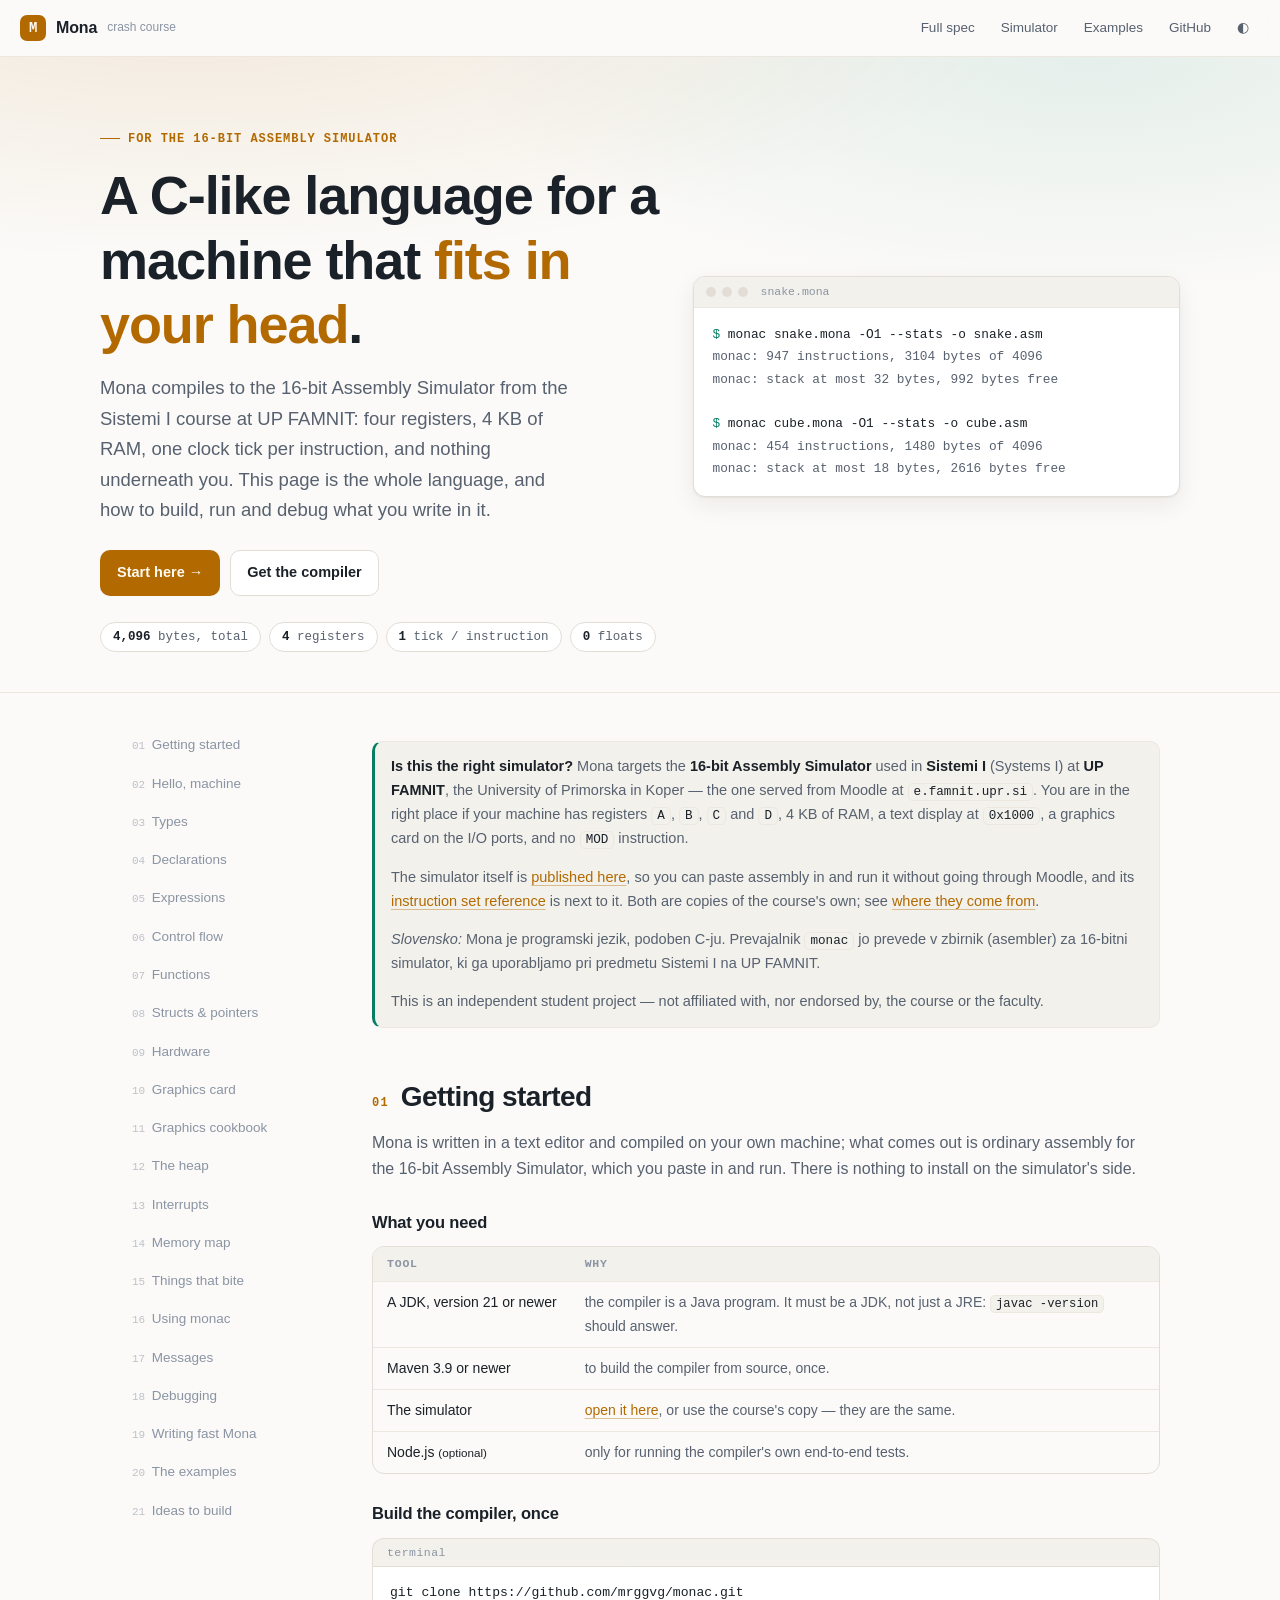
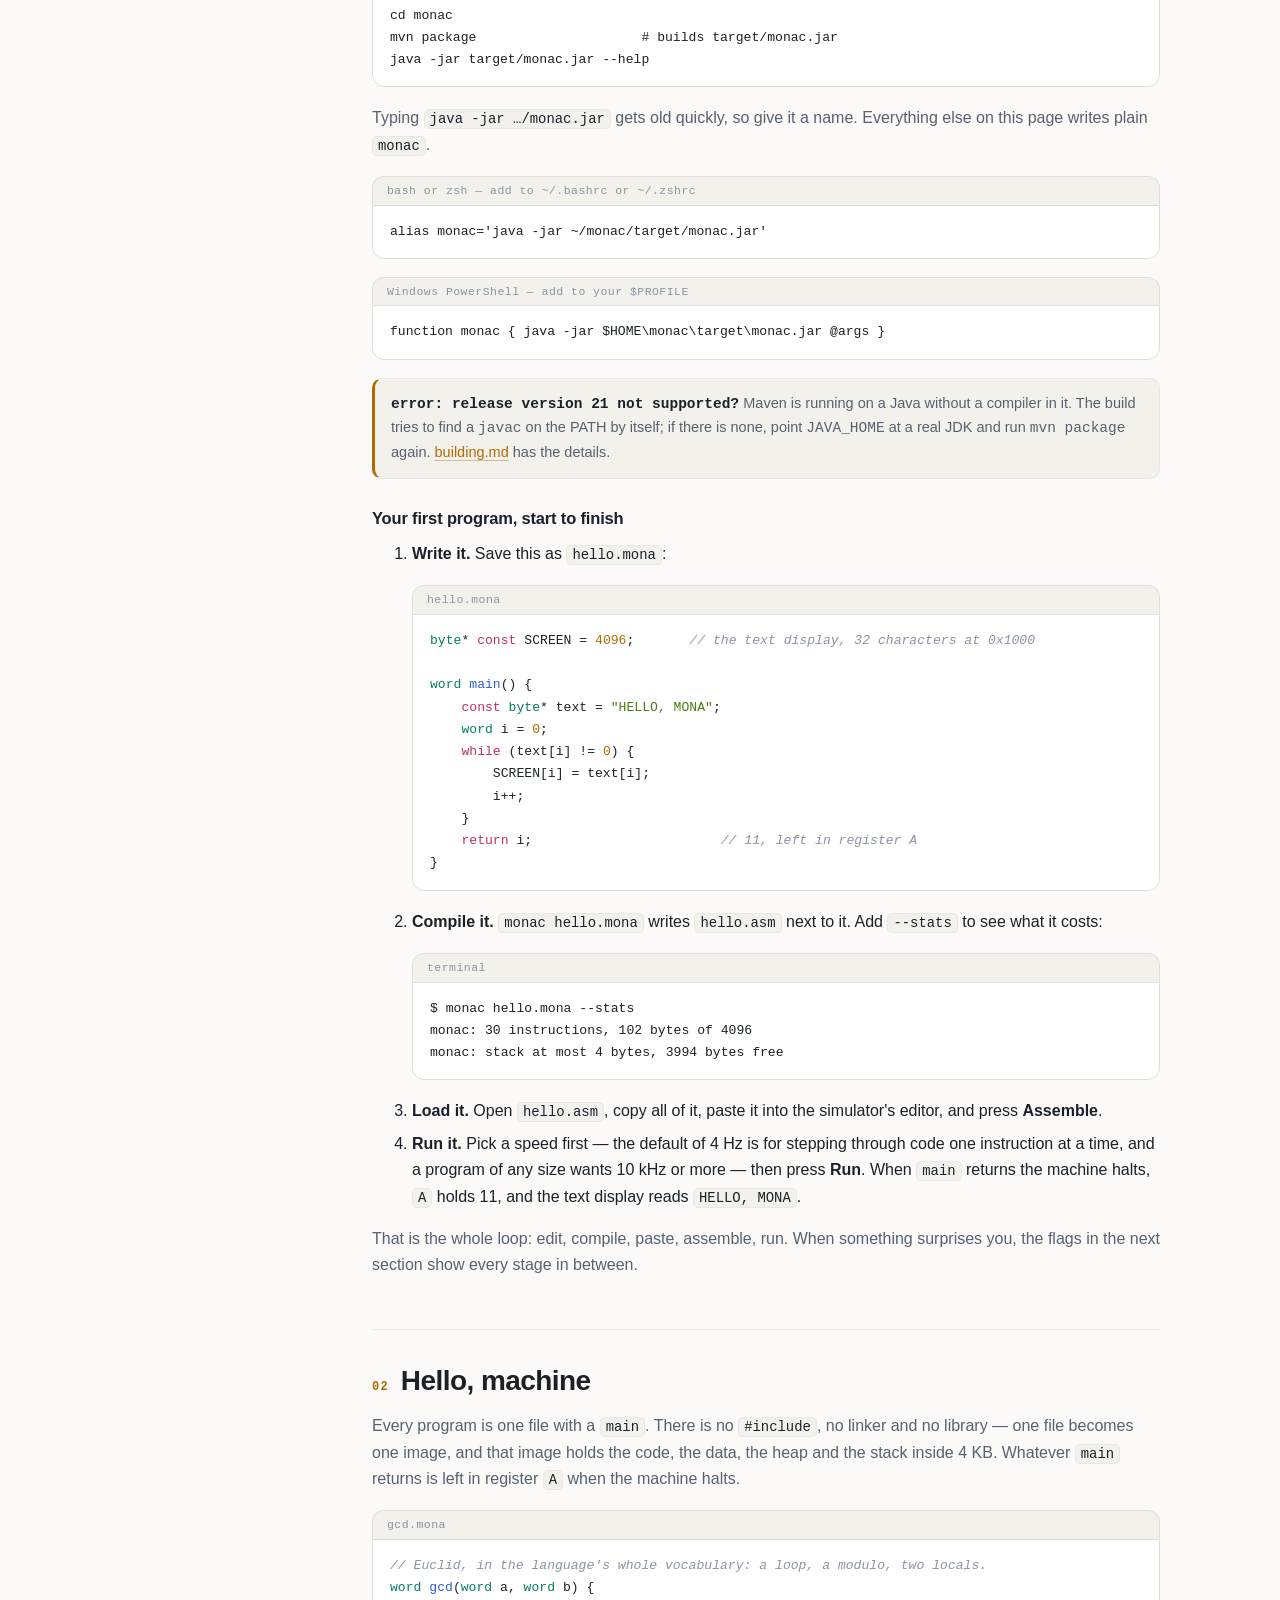
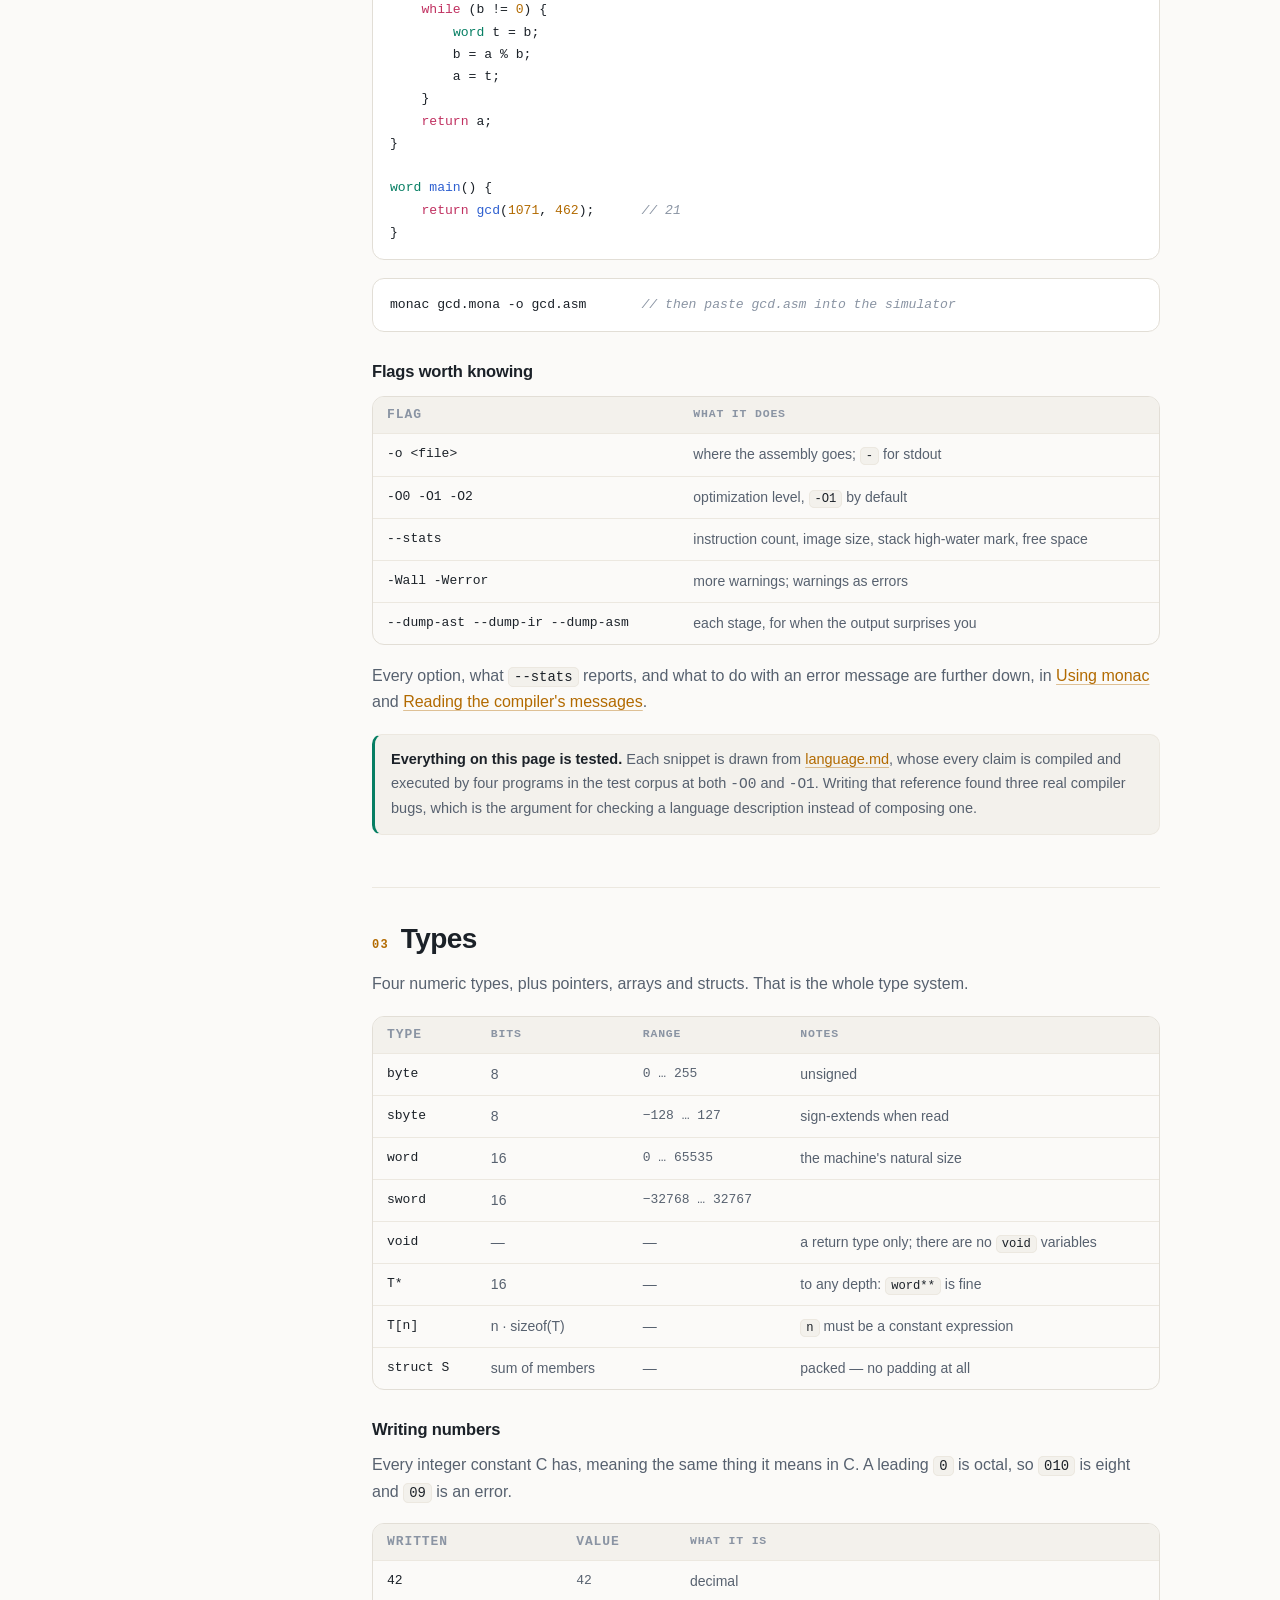
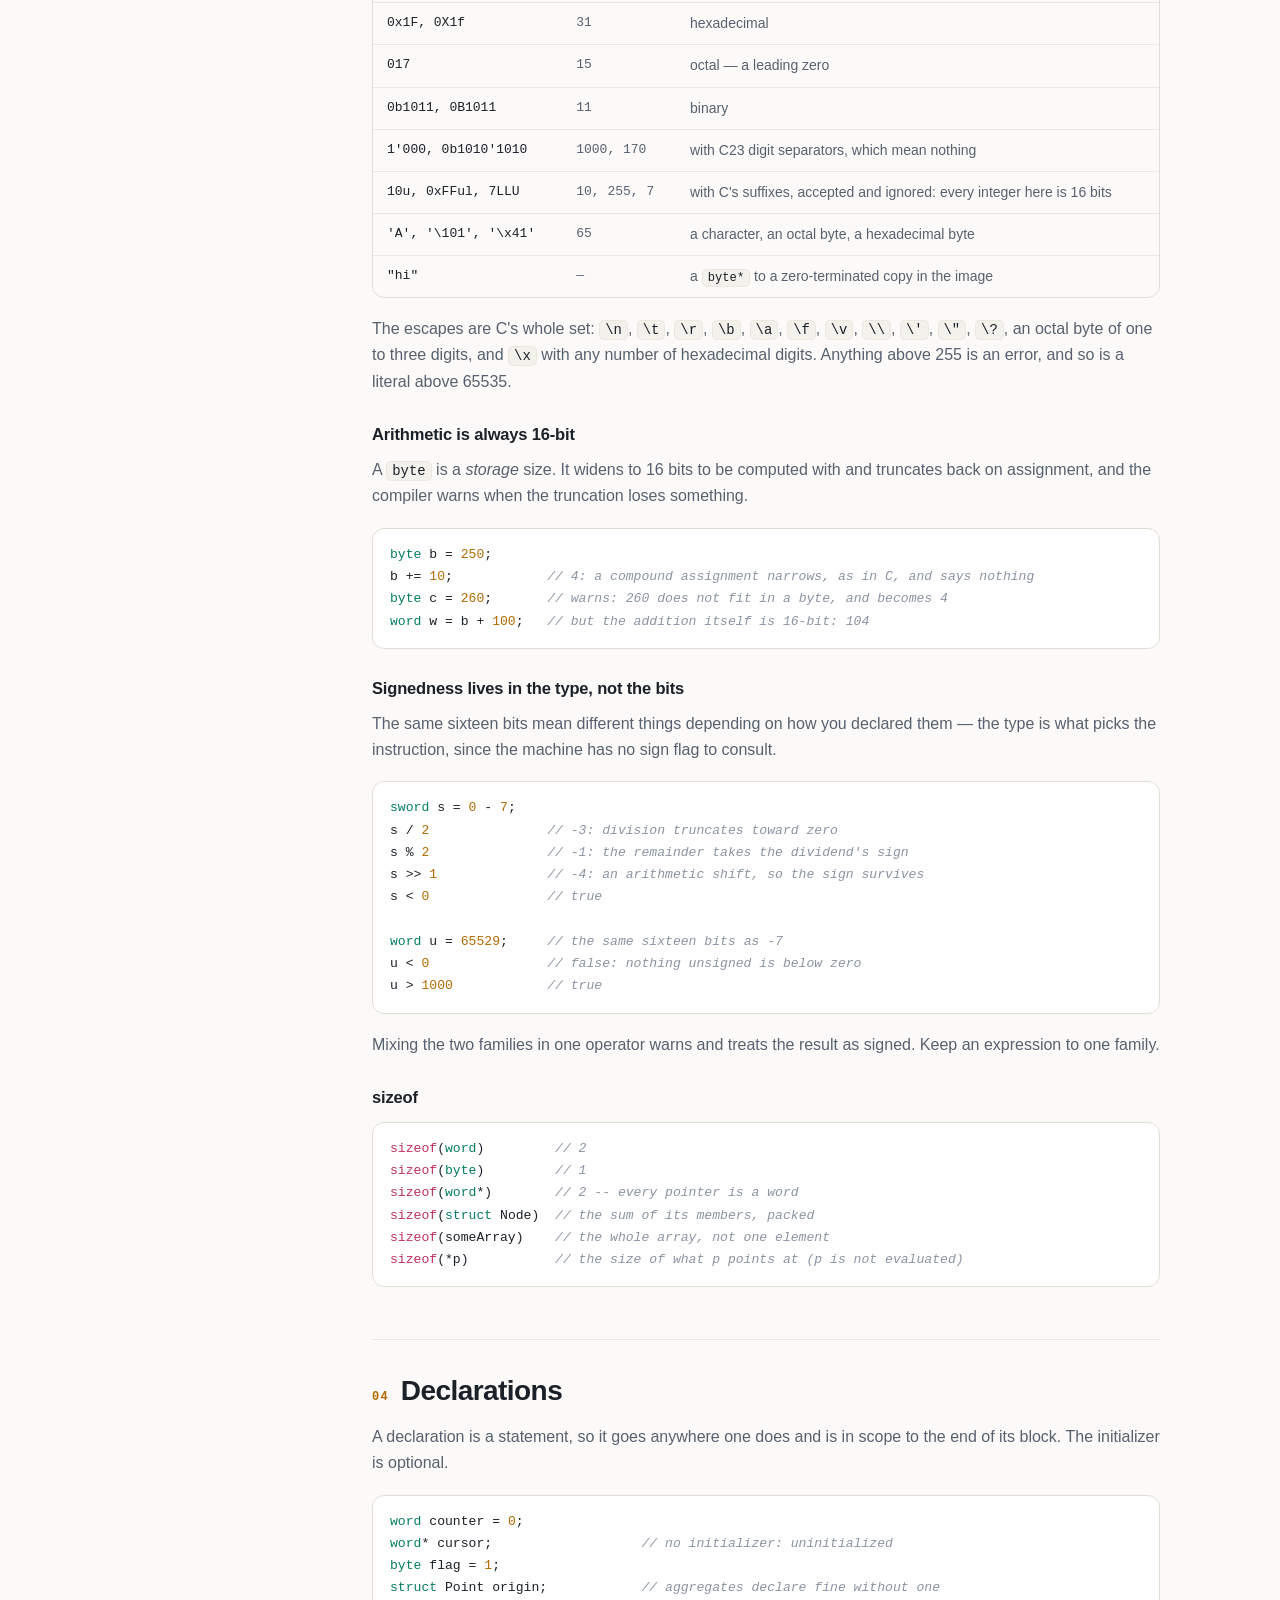
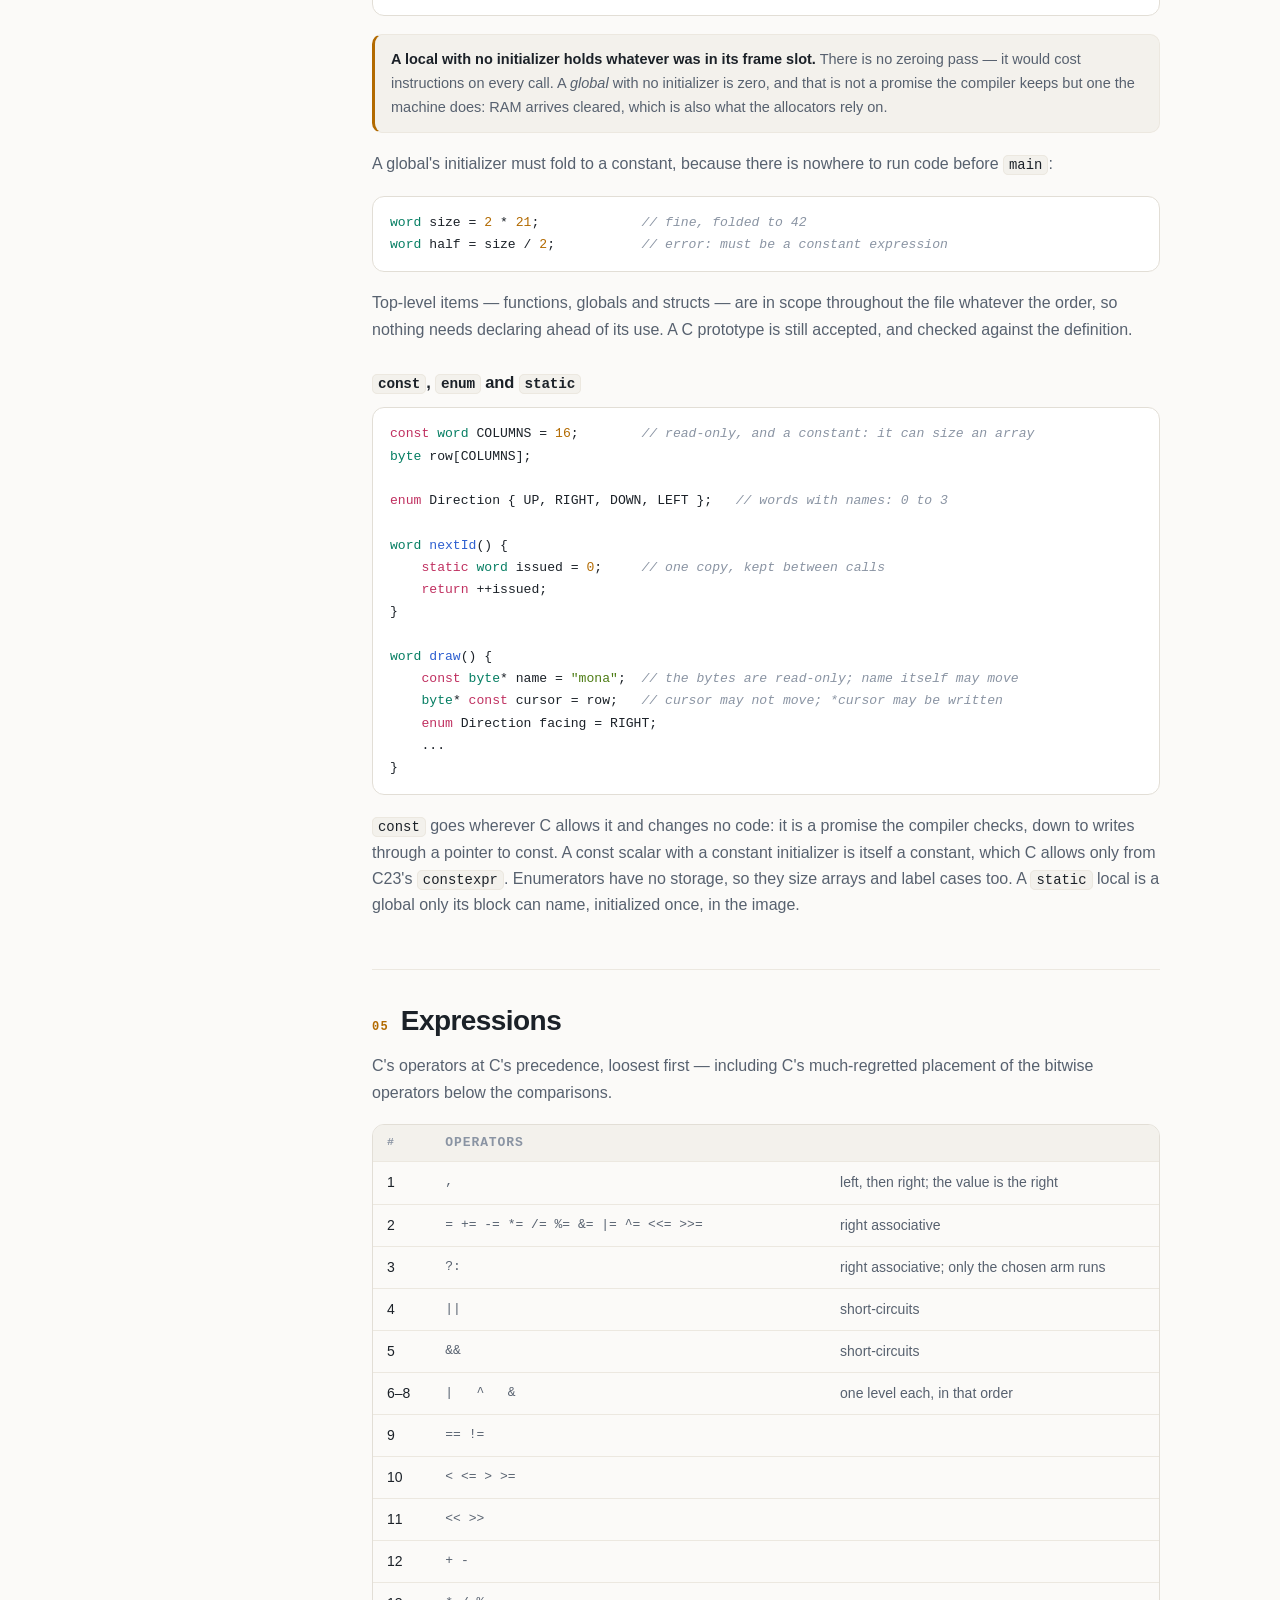
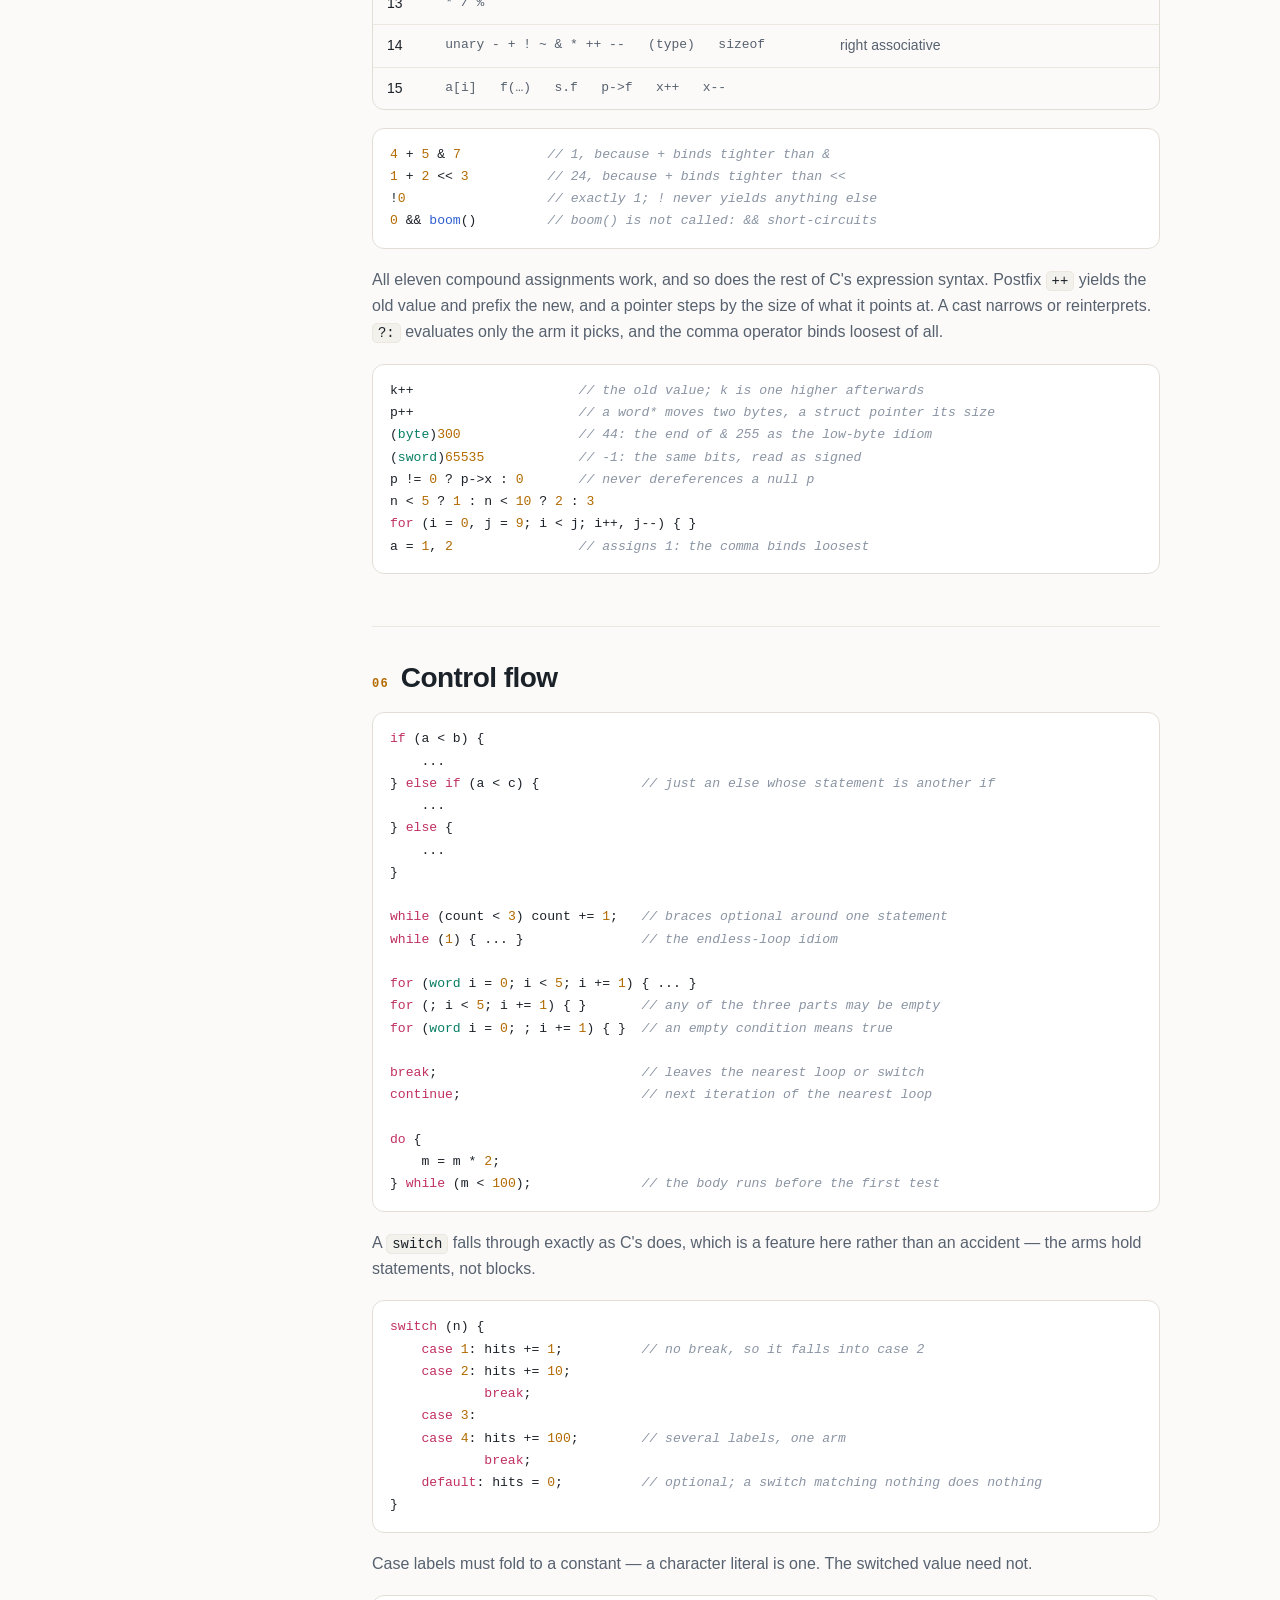
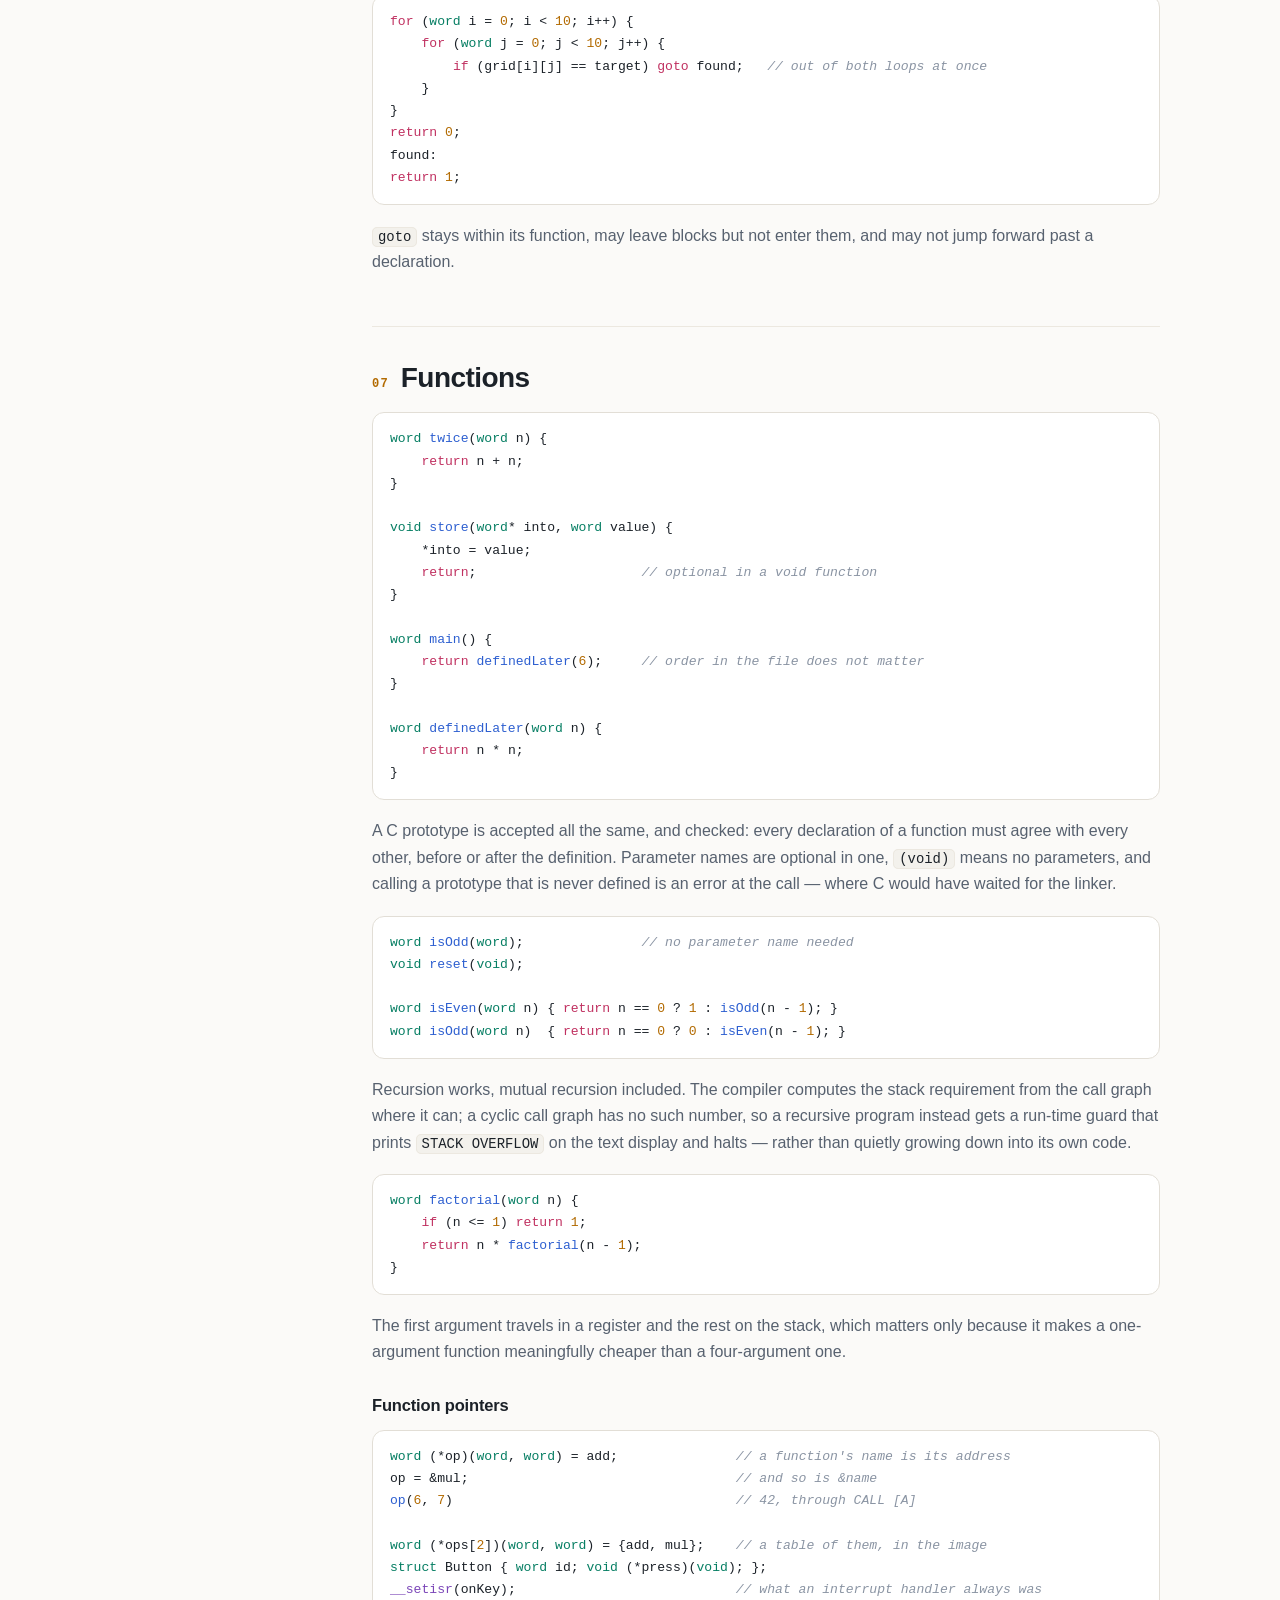
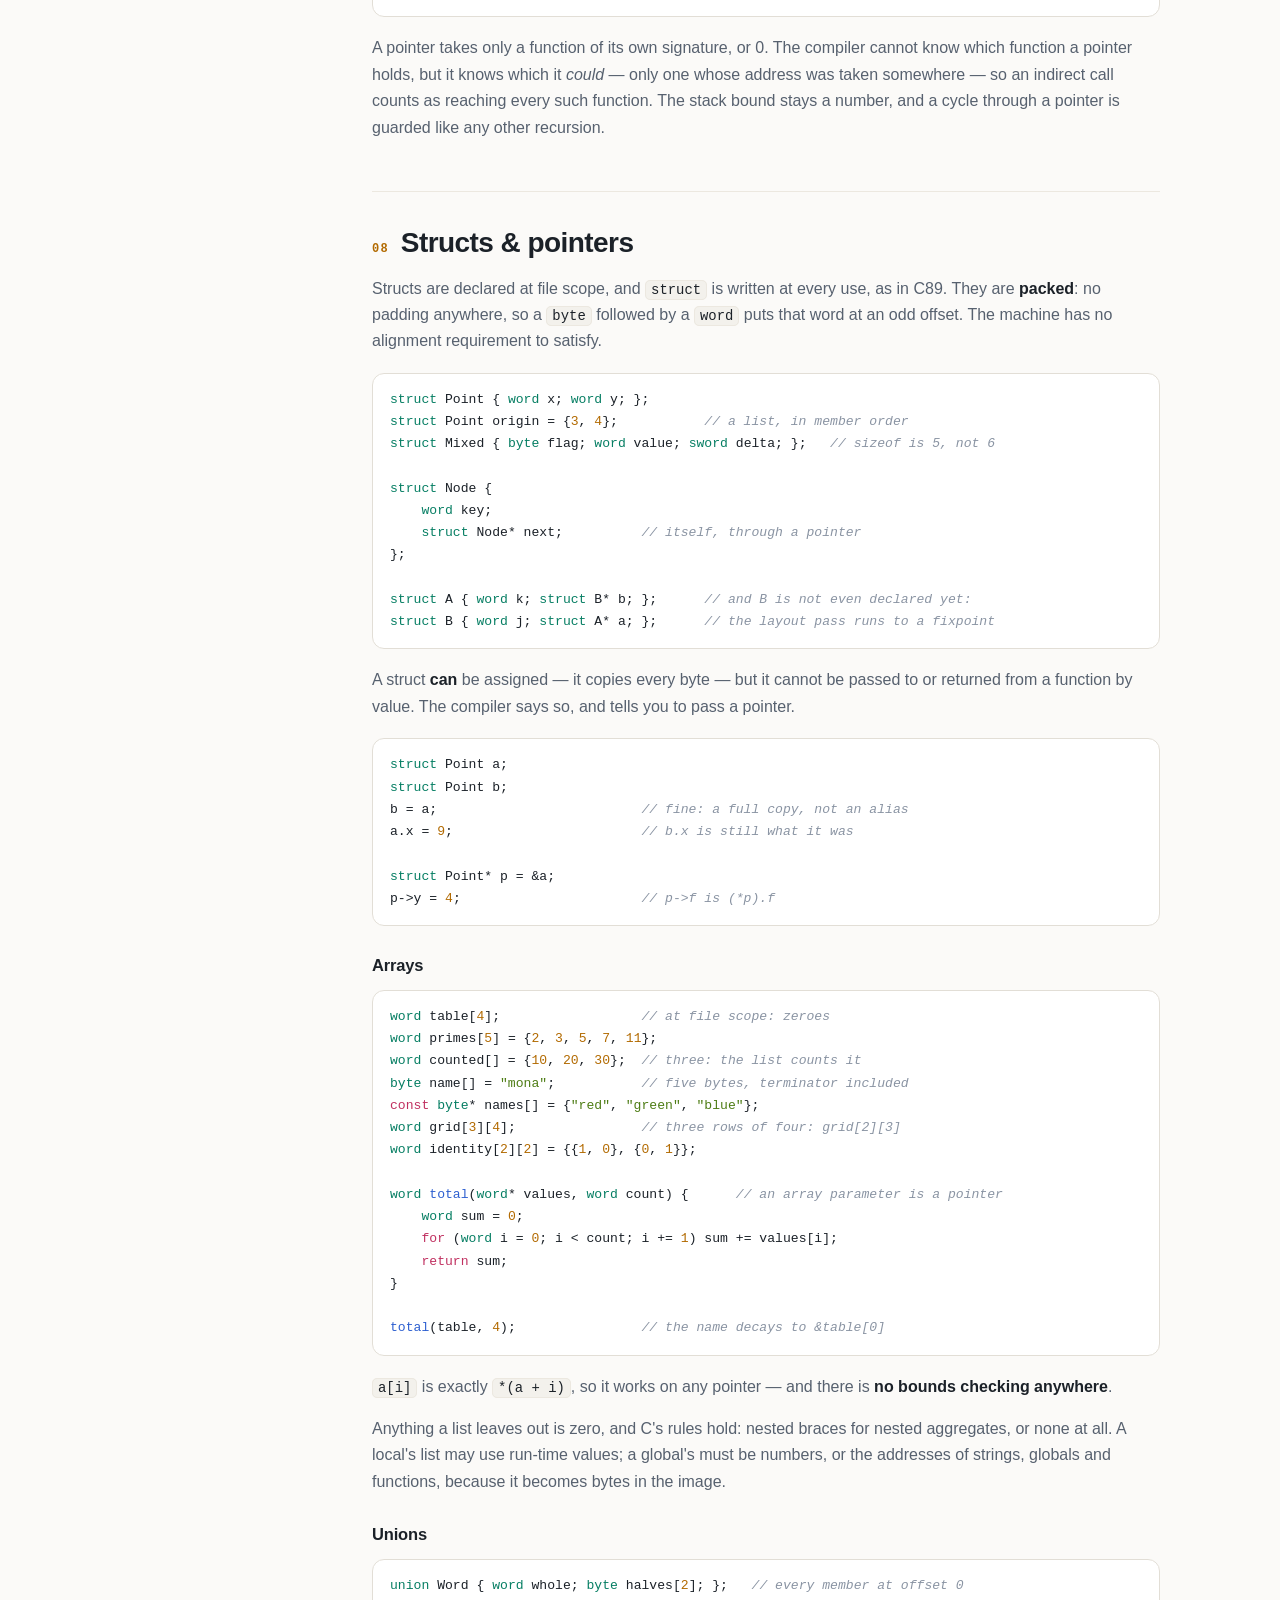
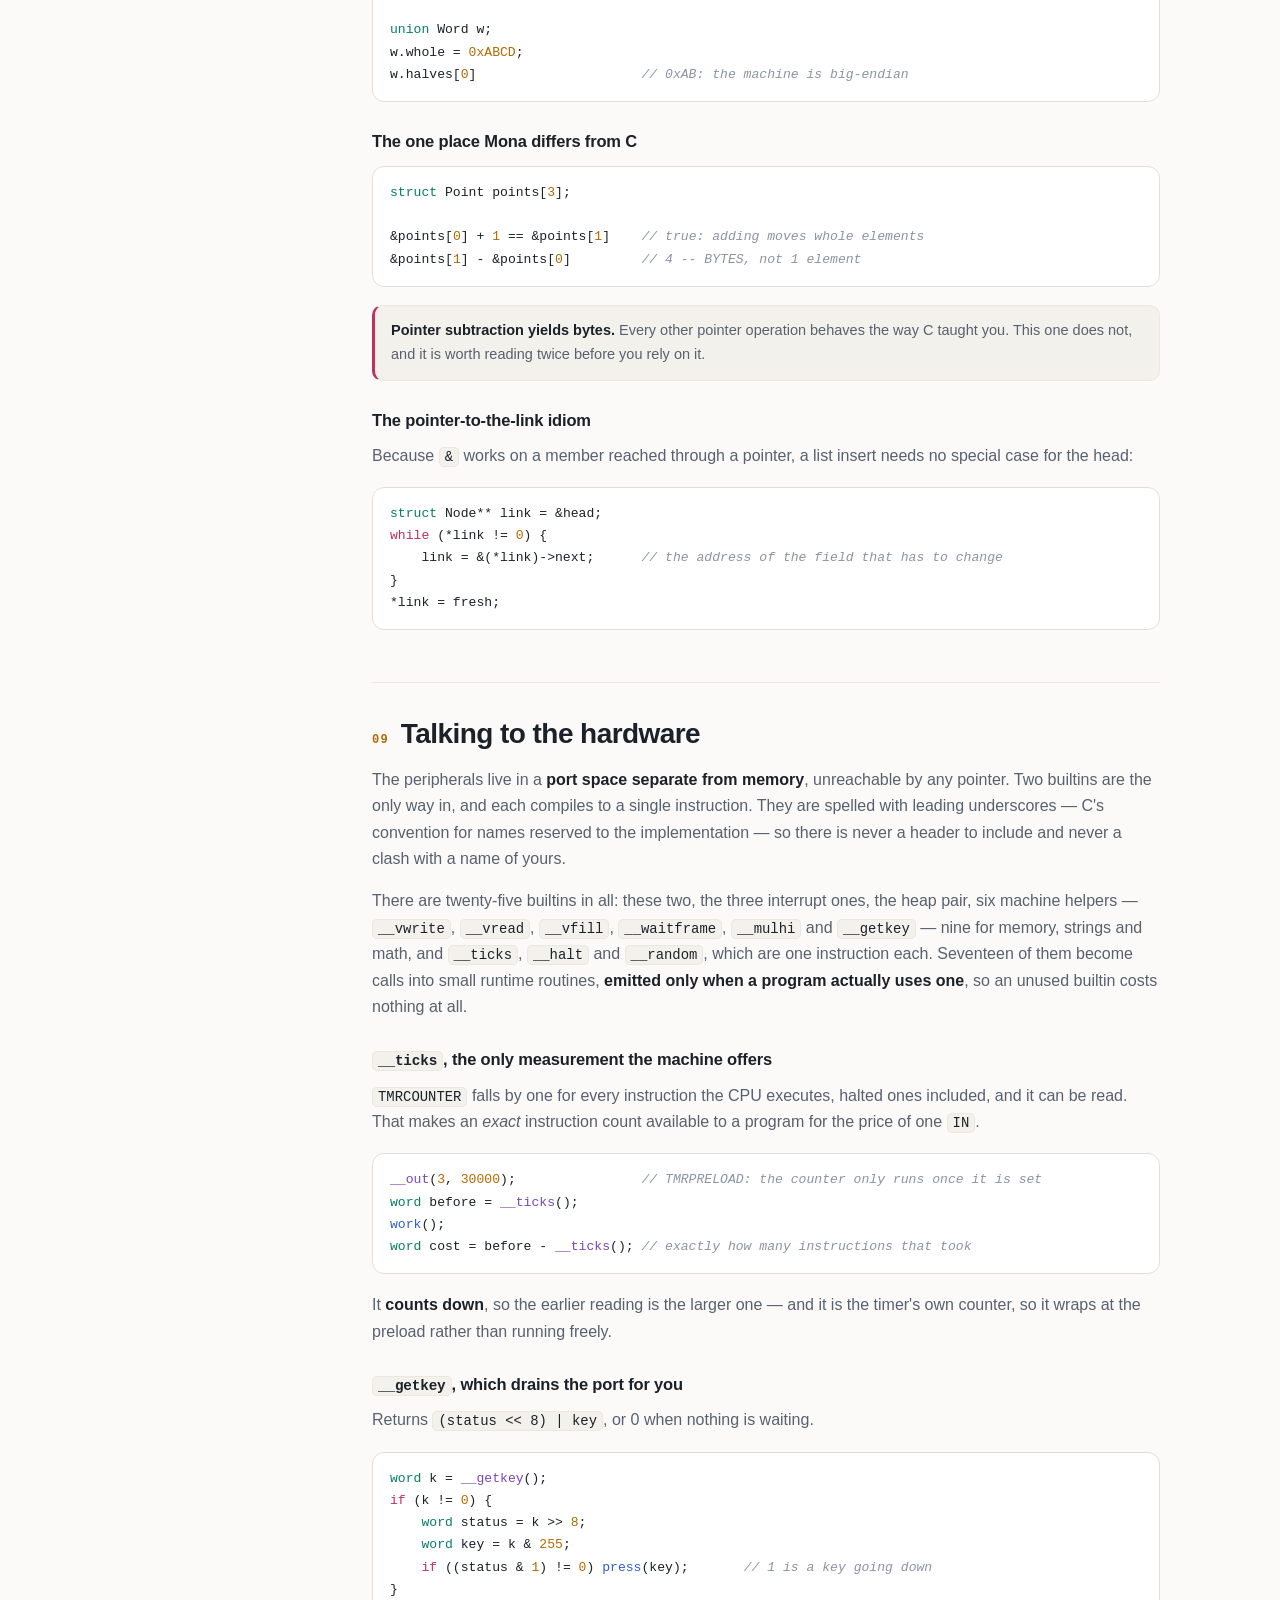
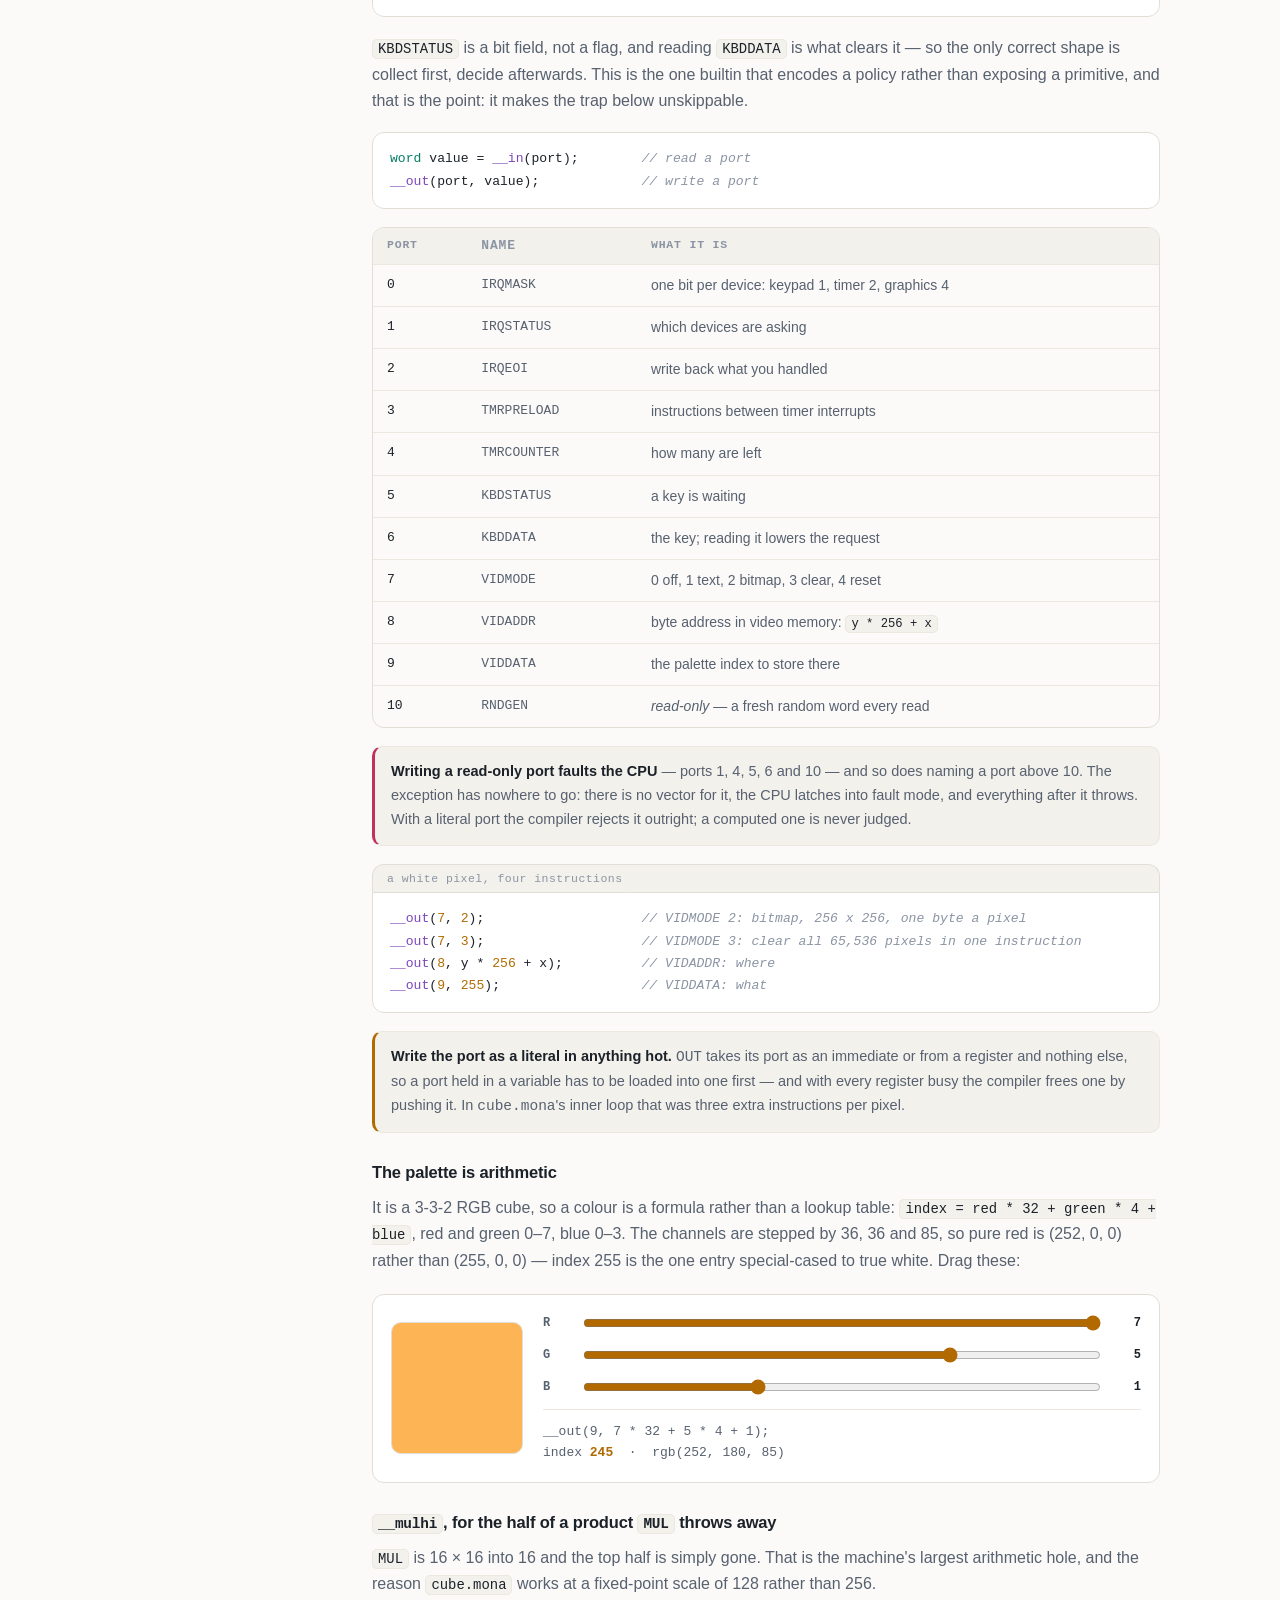
<file: docs/index.html>
<!doctype html>
<html lang="en">
<head>
<meta charset="utf-8">
<meta name="viewport" content="width=device-width, initial-scale=1">
<title>Mona — a C-like language for the 16-bit Assembly Simulator (Sistemi I, FAMNIT)</title>
<meta name="description" content="Mona is a small C-like language that compiles to assembly for the 16-bit Assembly Simulator used in Sistemi I at UP FAMNIT. The whole language, on one page.">
<link rel="canonical" href="https://mrggvg.github.io/monac/">
<meta property="og:type" content="website">
<meta property="og:url" content="https://mrggvg.github.io/monac/">
<meta property="og:site_name" content="Mona">
<meta property="og:title" content="Mona — a C-like language for the 16-bit Assembly Simulator">
<meta property="og:description" content="monac compiles Mona to assembly for the 16-bit Assembly Simulator used in Sistemi I at UP FAMNIT: four registers, 4 KB of RAM, a graphics card. The whole language, on one page.">
<meta name="twitter:card" content="summary_large_image">
<script type="application/ld+json">
{
  "@context": "https://schema.org",
  "@type": "SoftwareSourceCode",
  "name": "monac",
  "description": "A compiler for Mona, a small C-like language targeting the 16-bit Assembly Simulator used in the Sistemi I / Systems I course at UP FAMNIT.",
  "url": "https://mrggvg.github.io/monac/",
  "codeRepository": "https://github.com/mrggvg/monac",
  "programmingLanguage": [{"@type": "ComputerLanguage", "name": "Mona"}, {"@type": "ComputerLanguage", "name": "Java"}],
  "runtimePlatform": "Java 21",
  "license": "https://unlicense.org/",
  "keywords": "Mona, monac, compiler, 16-bit Assembly Simulator, assembly, Sistemi I, Systems I, FAMNIT, University of Primorska"
}
</script>
<meta name="color-scheme" content="dark light">
<meta name="theme-color" content="#0e1116">
<style>
/* ---------------------------------------------------------------- tokens */
:root {
  --bg: #0e1116;
  --bg-soft: #141922;
  --panel: #171d27;
  --line: #232b38;
  --line-soft: #1c2330;
  --ink: #dbe2ec;
  --ink-dim: #97a3b6;
  --ink-faint: #6b7789;
  --accent: #ffb454;
  --accent-ink: #10141a;
  --mint: #5fe3c0;
  --pink: #ff7b9c;
  --violet: #c792ea;
  --blue: #82aaff;
  --green: #b3e06a;
  --radius: 12px;
  --mono: ui-monospace, SFMono-Regular, "SF Mono", Menlo, Consolas, "Liberation Mono", monospace;
  --sans: -apple-system, BlinkMacSystemFont, "Segoe UI", Inter, Roboto, "Helvetica Neue", Arial, sans-serif;
  --shadow: 0 1px 2px rgba(0,0,0,.4), 0 8px 30px rgba(0,0,0,.28);
}
:root[data-theme="light"] {
  --bg: #fbfaf8;
  --bg-soft: #f3f1ec;
  --panel: #ffffff;
  --line: #e2ded6;
  --line-soft: #ece8e0;
  --ink: #1b2128;
  --ink-dim: #57616f;
  --ink-faint: #8a94a3;
  --accent: #b26a00;
  --accent-ink: #fffaf2;
  --mint: #067e63;
  --pink: #c03060;
  --violet: #7b46b8;
  --blue: #2d5fd0;
  --green: #4d7c14;
  --shadow: 0 1px 2px rgba(30,25,15,.06), 0 8px 24px rgba(30,25,15,.07);
}
@media (prefers-color-scheme: light) {
  :root:not([data-theme="dark"]) {
    --bg: #fbfaf8;
    --bg-soft: #f3f1ec;
    --panel: #ffffff;
    --line: #e2ded6;
    --line-soft: #ece8e0;
    --ink: #1b2128;
    --ink-dim: #57616f;
    --ink-faint: #8a94a3;
    --accent: #b26a00;
    --accent-ink: #fffaf2;
    --mint: #067e63;
    --pink: #c03060;
    --violet: #7b46b8;
    --blue: #2d5fd0;
    --green: #4d7c14;
    --shadow: 0 1px 2px rgba(30,25,15,.06), 0 8px 24px rgba(30,25,15,.07);
  }
}

/* ---------------------------------------------------------------- base */
* { box-sizing: border-box; }
html { scroll-behavior: smooth; }
@media (prefers-reduced-motion: reduce) { html { scroll-behavior: auto; } }
body {
  margin: 0;
  background: var(--bg);
  color: var(--ink);
  font: 16px/1.65 var(--sans);
  -webkit-font-smoothing: antialiased;
  overflow-x: hidden;
}
img { max-width: 100%; }
a { color: var(--accent); text-decoration-color: color-mix(in srgb, var(--accent) 40%, transparent); text-underline-offset: 3px; }
a:hover { text-decoration-color: currentColor; }

/* ---------------------------------------------------------------- scrollbars */
/* Thin, in the theme's own colours, and out of the way until you point at them.
   Two syntaxes: the standard properties, which Firefox uses, and the WebKit
   pseudo-elements. #toc ol hides its own on narrow screens and is more specific,
   so it still wins. */
html {
  scrollbar-width: thin;
  scrollbar-color: color-mix(in srgb, var(--ink-faint) 42%, transparent) transparent;
}
:is(html, body, .code pre, .term pre, .tw, #toc)::-webkit-scrollbar {
  width: 10px; height: 10px;
}
:is(html, body, .code pre, .term pre, .tw, #toc)::-webkit-scrollbar-track {
  background: transparent;
}
:is(html, body, .code pre, .term pre, .tw, #toc)::-webkit-scrollbar-thumb {
  background: color-mix(in srgb, var(--ink-faint) 42%, transparent);
  border: 3px solid transparent;      /* padding, so the thumb reads as ~4px */
  background-clip: content-box;
  border-radius: 8px;
}
:is(html, body, .code pre, .term pre, .tw, #toc)::-webkit-scrollbar-thumb:hover {
  background: color-mix(in srgb, var(--accent) 70%, transparent);
  background-clip: content-box;
}
::-webkit-scrollbar-corner { background: transparent; }
h1, h2, h3 { line-height: 1.2; letter-spacing: -.02em; margin: 0; }
code, pre, kbd { font-family: var(--mono); }
.skip {
  position: absolute; left: -9999px; top: 0; z-index: 100;
  background: var(--accent); color: var(--accent-ink); padding: 10px 16px; border-radius: 0 0 8px 0;
}
.skip:focus { left: 0; }

/* ---------------------------------------------------------------- topbar */
.topbar {
  position: sticky; top: 0; z-index: 40;
  display: flex; align-items: center; gap: 14px;
  padding: 10px 20px;
  background: color-mix(in srgb, var(--bg) 86%, transparent);
  backdrop-filter: blur(12px);
  border-bottom: 1px solid var(--line-soft);
}
.brand { display: flex; align-items: center; gap: 10px; font-weight: 650; letter-spacing: -.01em; text-decoration: none; color: var(--ink); }
.glyph {
  display: grid; place-items: center;
  width: 26px; height: 26px; border-radius: 7px;
  background: var(--accent); color: var(--accent-ink);
  font: 700 14px/1 var(--mono);
}
.brand small { color: var(--ink-faint); font-weight: 500; font-size: 12px; letter-spacing: 0; }
.topbar nav { margin-left: auto; display: flex; align-items: center; gap: 4px; }
.topbar nav a, .ghost {
  color: var(--ink-dim); text-decoration: none; font-size: 13.5px;
  padding: 6px 10px; border-radius: 8px; border: 1px solid transparent;
  background: none; cursor: pointer; font-family: inherit;
}
.topbar nav a:hover, .ghost:hover { color: var(--ink); background: var(--bg-soft); border-color: var(--line-soft); }
.ghost { line-height: 1; }
@media (max-width: 640px) { .hide-sm { display: none; } }

/* ---------------------------------------------------------------- hero */
.hero {
  padding: 64px 20px 40px;
  border-bottom: 1px solid var(--line-soft);
  background:
    radial-gradient(1200px 380px at 15% -10%, color-mix(in srgb, var(--accent) 12%, transparent), transparent 70%),
    radial-gradient(900px 340px at 85% 0%, color-mix(in srgb, var(--mint) 9%, transparent), transparent 70%);
}
.hero-in { max-width: 1080px; margin: 0 auto; display: grid; gap: 34px; grid-template-columns: 1.15fr 1fr; align-items: center; }
@media (max-width: 900px) { .hero-in { grid-template-columns: 1fr; } .hero { padding-top: 44px; } }
.eyebrow {
  display: inline-flex; align-items: center; gap: 8px;
  font: 600 12px/1 var(--mono); letter-spacing: .08em; text-transform: uppercase;
  color: var(--accent); margin-bottom: 18px;
}
.eyebrow::before { content: ""; width: 20px; height: 1px; background: currentColor; }
.hero h1 { font-size: clamp(34px, 6vw, 54px); font-weight: 700; }
.hero h1 em { font-style: normal; color: var(--accent); }
.lede { color: var(--ink-dim); font-size: clamp(16px, 2.2vw, 18.5px); margin: 16px 0 24px; max-width: 46ch; }
.cta { display: flex; flex-wrap: wrap; gap: 10px; }
.btn {
  display: inline-flex; align-items: center; gap: 8px;
  padding: 10px 16px; border-radius: 10px; text-decoration: none;
  font-size: 14.5px; font-weight: 550; border: 1px solid var(--line);
  background: var(--panel); color: var(--ink);
}
.btn:hover { border-color: color-mix(in srgb, var(--accent) 50%, var(--line)); }
.btn.primary { background: var(--accent); color: var(--accent-ink); border-color: transparent; }
.btn.primary:hover { filter: brightness(1.07); }
.stats { display: flex; flex-wrap: wrap; gap: 8px; margin-top: 26px; }
.stat {
  border: 1px solid var(--line); border-radius: 999px; padding: 5px 12px;
  font: 500 12.5px/1.5 var(--mono); color: var(--ink-dim); background: var(--panel);
}
.stat b { color: var(--ink); font-weight: 650; }

/* ---------------------------------------------------------------- terminal */
.term {
  background: var(--panel); border: 1px solid var(--line); border-radius: var(--radius);
  box-shadow: var(--shadow); overflow: hidden;
}
.term-bar { display: flex; align-items: center; gap: 6px; padding: 9px 12px; border-bottom: 1px solid var(--line-soft); background: var(--bg-soft); }
.dot { width: 10px; height: 10px; border-radius: 50%; background: var(--line); }
.term-bar span { margin-left: 6px; font: 500 11.5px/1 var(--mono); color: var(--ink-faint); }
.term pre { margin: 0; padding: 16px 18px; font-size: 12.8px; line-height: 1.75; overflow-x: auto; }
.term .p { color: var(--mint); }
.term .o { color: var(--ink-dim); }

/* ---------------------------------------------------------------- shell */
.shell { max-width: 1080px; margin: 0 auto; display: grid; grid-template-columns: 208px minmax(0, 1fr); gap: 44px; padding: 0 20px 80px; }
@media (max-width: 900px) { .shell { grid-template-columns: minmax(0, 1fr); gap: 0; } }

#toc { position: sticky; top: 57px; align-self: start; max-height: calc(100vh - 70px); overflow-y: auto; padding: 30px 0; }
#toc ol { list-style: none; margin: 0; padding: 0; counter-reset: s; }
#toc a {
  display: block; padding: 5px 10px; border-radius: 7px; text-decoration: none;
  color: var(--ink-faint); font-size: 13.5px; border-left: 2px solid transparent;
}
#toc a::before { counter-increment: s; content: counter(s, decimal-leading-zero) "  "; font-family: var(--mono); font-size: 11px; opacity: .55; }
#toc a:hover { color: var(--ink); }
#toc a.on { color: var(--accent); border-left-color: var(--accent); background: color-mix(in srgb, var(--accent) 8%, transparent); }
@media (max-width: 900px) {
  #toc {
    position: sticky; top: 56px; z-index: 30; max-height: none; padding: 10px 0;
    background: color-mix(in srgb, var(--bg) 92%, transparent); backdrop-filter: blur(10px);
    border-bottom: 1px solid var(--line-soft); margin: 0 -20px; padding-inline: 12px;
  }
  #toc ol { display: flex; gap: 4px; overflow-x: auto; scrollbar-width: none; }
  #toc ol::-webkit-scrollbar { display: none; }
  #toc a { white-space: nowrap; border-left: none; border-bottom: 2px solid transparent; border-radius: 7px 7px 0 0; }
  #toc a.on { border-left: none; border-bottom-color: var(--accent); }
}

/* ---------------------------------------------------------------- sections */
main { padding-top: 30px; min-width: 0; }
section { padding: 34px 0; border-bottom: 1px solid var(--line-soft); scroll-margin-top: 120px; }
section:last-of-type { border-bottom: none; }
section > h2 { font-size: clamp(23px, 3.4vw, 28px); display: flex; align-items: baseline; gap: 12px; }
section > h2 .num { font: 600 12px/1 var(--mono); color: var(--accent); letter-spacing: .1em; }
section p { color: var(--ink-dim); }
section p strong, li strong { color: var(--ink); font-weight: 600; }
h3 { font-size: 16.5px; margin: 30px 0 -4px; letter-spacing: -.01em; }
ul { color: var(--ink-dim); padding-left: 20px; }
li { margin: 6px 0; }
p code, li code, td code, h3 code {
  background: var(--bg-soft); border: 1px solid var(--line-soft);
  padding: 1px 5px; border-radius: 5px; font-size: .87em; color: var(--ink);
}
/* A code block inside a list item is still a block: undo the inline style above. */
.code pre code { background: none; border: 0; padding: 0; border-radius: 0; font-size: inherit; color: inherit; }
.reveal { opacity: 0; transform: translateY(10px); transition: opacity .5s ease, transform .5s ease; }
.reveal.in { opacity: 1; transform: none; }
@media (prefers-reduced-motion: reduce) { .reveal { opacity: 1; transform: none; transition: none; } }

/* ---------------------------------------------------------------- code */
.code { position: relative; margin: 18px 0; }
.code pre {
  margin: 0; padding: 15px 17px; overflow-x: auto;
  background: var(--panel); border: 1px solid var(--line); border-radius: var(--radius);
  font-size: 13.1px; line-height: 1.7; tab-size: 4;
}
.code.titled pre { border-top-left-radius: 0; border-top-right-radius: 0; }
.code-title {
  display: flex; align-items: center; gap: 8px;
  padding: 8px 14px; font: 500 11.5px/1 var(--mono); color: var(--ink-faint);
  background: var(--bg-soft); border: 1px solid var(--line); border-bottom: none;
  border-radius: var(--radius) var(--radius) 0 0; letter-spacing: .04em;
}
.copy {
  position: absolute; top: 8px; right: 8px; z-index: 2;
  border: 1px solid var(--line); background: var(--bg-soft); color: var(--ink-dim);
  border-radius: 7px; padding: 4px 9px; font: 500 11.5px/1.4 var(--mono); cursor: pointer;
  opacity: 0; transition: opacity .16s ease;
}
.code:hover .copy, .copy:focus-visible { opacity: 1; }
.copy:hover { color: var(--ink); border-color: var(--accent); }
.copy.done { color: var(--mint); border-color: var(--mint); opacity: 1; }
@media (hover: none) { .copy { opacity: 1; } }
.c { color: var(--ink-faint); font-style: italic; }
.s { color: var(--green); }
.n { color: var(--accent); }
.k { color: var(--pink); }
.t { color: var(--mint); }
.b { color: var(--violet); }
.f { color: var(--blue); }

/* ---------------------------------------------------------------- tables */
.tw { overflow-x: auto; margin: 18px 0; border: 1px solid var(--line); border-radius: var(--radius); }
table { border-collapse: collapse; width: 100%; font-size: 14px; }
th, td { text-align: left; padding: 9px 14px; border-bottom: 1px solid var(--line-soft); vertical-align: top; }
th { font: 600 11.5px/1.4 var(--mono); text-transform: uppercase; letter-spacing: .07em; color: var(--ink-faint); background: var(--bg-soft); }
tr:last-child td { border-bottom: none; }
td { color: var(--ink-dim); }
td:first-child { color: var(--ink); white-space: nowrap; }
td.mono, th.mono { font-family: var(--mono); font-size: 13px; }

/* ---------------------------------------------------------------- notes */
.note {
  margin: 18px 0; padding: 13px 16px; border-radius: 10px;
  background: var(--bg-soft); border: 1px solid var(--line-soft);
  border-left: 3px solid var(--ink-faint); font-size: 14.5px; color: var(--ink-dim);
}
.note b { color: var(--ink); }
.note.warn { border-left-color: var(--accent); }
.note.tip { border-left-color: var(--mint); }
.note.bad { border-left-color: var(--pink); }
.note :is(p):first-child { margin-top: 0; }
.note :is(p):last-child { margin-bottom: 0; }

/* ---------------------------------------------------------------- memory map */
.map { display: grid; gap: 3px; margin: 20px 0; font-family: var(--mono); font-size: 12.5px; }
.map .row { display: grid; grid-template-columns: 62px minmax(0,1fr); gap: 12px; align-items: center; }
.map .addr { color: var(--ink-faint); text-align: right; }
.map .band {
  padding: 10px 14px; border-radius: 8px; color: var(--ink);
  border: 1px solid var(--line); background: var(--panel);
  display: flex; justify-content: space-between; gap: 12px; flex-wrap: wrap;
}
.map .band small { color: var(--ink-faint); }
.map .band.image { background: color-mix(in srgb, var(--blue) 14%, var(--panel)); border-color: color-mix(in srgb, var(--blue) 34%, var(--line)); }
.map .band.heap { background: color-mix(in srgb, var(--mint) 13%, var(--panel)); border-color: color-mix(in srgb, var(--mint) 32%, var(--line)); }
.map .band.free { background: repeating-linear-gradient(135deg, transparent, transparent 6px, var(--line-soft) 6px, var(--line-soft) 12px); }
.map .band.stack { background: color-mix(in srgb, var(--pink) 13%, var(--panel)); border-color: color-mix(in srgb, var(--pink) 32%, var(--line)); }
.map .band.disp { background: color-mix(in srgb, var(--accent) 14%, var(--panel)); border-color: color-mix(in srgb, var(--accent) 34%, var(--line)); }

/* ---------------------------------------------------------------- palette toy */
.toy {
  margin: 20px 0; padding: 18px; border: 1px solid var(--line); border-radius: var(--radius);
  background: var(--panel); display: grid; grid-template-columns: 132px minmax(0,1fr); gap: 20px; align-items: center;
}
@media (max-width: 560px) { .toy { grid-template-columns: 1fr; } }
#swatch { width: 100%; aspect-ratio: 1; max-width: 132px; border-radius: 10px; border: 1px solid var(--line); background: #fff; }
.toy label { display: grid; grid-template-columns: 26px 1fr 30px; align-items: center; gap: 12px; font: 600 12px/1 var(--mono); color: var(--ink-dim); margin-bottom: 12px; }
.toy label b { color: var(--ink); text-align: right; font-weight: 600; }
.toy input[type=range] { width: 100%; accent-color: var(--accent); }
.toy .out { font: 500 13px/1.6 var(--mono); color: var(--ink-dim); border-top: 1px solid var(--line-soft); padding-top: 12px; }
.toy .out b { color: var(--accent); }

/* ---------------------------------------------------------------- footer */
footer { border-top: 1px solid var(--line-soft); padding: 34px 20px 60px; background: var(--bg-soft); }
.foot-in { max-width: 1080px; margin: 0 auto; display: flex; flex-wrap: wrap; gap: 16px; justify-content: space-between; align-items: center; color: var(--ink-faint); font-size: 13.5px; }
.foot-in a { color: var(--ink-dim); }
</style>
</head>
<body>
<a class="skip" href="#start">Skip to content</a>

<header class="topbar">
  <a class="brand" href="#top"><span class="glyph">M</span> Mona <small class="hide-sm">crash course</small></a>
  <nav>
    <a href="https://github.com/mrggvg/monac/blob/main/docs/reference/language.md">Full spec</a>
    <a href="simulator/">Simulator</a>
    <a class="hide-sm" href="https://github.com/mrggvg/monac/tree/main/examples">Examples</a>
    <a href="https://github.com/mrggvg/monac">GitHub</a>
    <button class="ghost" id="theme" type="button" aria-label="Switch theme">◐</button>
  </nav>
</header>

<div class="hero" id="top">
  <div class="hero-in">
    <div>
      <div class="eyebrow">For the 16-bit Assembly Simulator</div>
      <h1>A C-like language for a machine that <em>fits in your head</em>.</h1>
      <p class="lede">Mona compiles to the 16-bit Assembly Simulator from the Sistemi I course at UP FAMNIT: four
        registers, 4 KB of RAM, one clock tick per instruction, and nothing underneath you. This page is the whole
        language, and how to build, run and debug what you write in it.</p>
      <div class="cta">
        <a class="btn primary" href="#start">Start here →</a>
        <a class="btn" href="https://github.com/mrggvg/monac">Get the compiler</a>
      </div>
      <div class="stats">
        <span class="stat"><b>4,096</b> bytes, total</span>
        <span class="stat"><b>4</b> registers</span>
        <span class="stat"><b>1</b> tick / instruction</span>
        <span class="stat"><b>0</b> floats</span>
      </div>
    </div>
    <div class="term">
      <div class="term-bar"><i class="dot"></i><i class="dot"></i><i class="dot"></i><span>snake.mona</span></div>
      <pre><span class="p">$</span> monac snake.mona -O1 --stats -o snake.asm
<span class="o">monac: 947 instructions, 3104 bytes of 4096
monac: stack at most 32 bytes, 992 bytes free</span>

<span class="p">$</span> monac cube.mona -O1 --stats -o cube.asm
<span class="o">monac: 454 instructions, 1480 bytes of 4096
monac: stack at most 18 bytes, 2616 bytes free</span></pre>
    </div>
  </div>
</div>

<div class="shell">
<nav id="toc" aria-label="Contents">
  <ol>
    <li><a href="#start">Getting started</a></li>
    <li><a href="#hello">Hello, machine</a></li>
    <li><a href="#types">Types</a></li>
    <li><a href="#declarations">Declarations</a></li>
    <li><a href="#expressions">Expressions</a></li>
    <li><a href="#control">Control flow</a></li>
    <li><a href="#functions">Functions</a></li>
    <li><a href="#aggregates">Structs &amp; pointers</a></li>
    <li><a href="#hardware">Hardware</a></li>
    <li><a href="#graphics">Graphics card</a></li>
    <li><a href="#cookbook">Graphics cookbook</a></li>
    <li><a href="#heap">The heap</a></li>
    <li><a href="#interrupts">Interrupts</a></li>
    <li><a href="#memory">Memory map</a></li>
    <li><a href="#traps">Things that bite</a></li>
    <li><a href="#cli">Using monac</a></li>
    <li><a href="#messages">Messages</a></li>
    <li><a href="#debugging">Debugging</a></li>
    <li><a href="#fast">Writing fast Mona</a></li>
    <li><a href="#examples">The examples</a></li>
    <li><a href="#ideas">Ideas to build</a></li>
    <li><a href="#missing">Not here</a></li>
  </ol>
</nav>

<main>

<div class="note tip" id="which-simulator">
  <p><b>Is this the right simulator?</b> Mona targets the <b>16-bit Assembly Simulator</b> used in
    <b>Sistemi I</b> (Systems I) at <b>UP FAMNIT</b>, the University of Primorska in Koper — the one served
    from Moodle at <code>e.famnit.upr.si</code>. You are in the right place if your machine has registers
    <code>A</code>, <code>B</code>, <code>C</code> and <code>D</code>, 4 KB of RAM, a text display at
    <code>0x1000</code>, a graphics card on the I/O ports, and no <code>MOD</code> instruction.</p>
  <p>The simulator itself is <a href="simulator/">published here</a>, so you can paste assembly in and run it
    without going through Moodle, and its <a href="simulator/instruction-set/">instruction set reference</a>
    is next to it. Both are copies of the course's own; see
    <a href="https://github.com/mrggvg/monac/blob/main/docs/simulator/ATTRIBUTION.md">where they come from</a>.</p>
  <p><i>Slovensko:</i> Mona je programski jezik, podoben C-ju. Prevajalnik <code>monac</code> jo prevede v
    zbirnik (asembler) za 16-bitni simulator, ki ga uporabljamo pri predmetu Sistemi I na UP FAMNIT.</p>
  <p>This is an independent student project — not affiliated with, nor endorsed by, the course or the faculty.</p>
</div>

<section id="start" class="reveal">
  <h2><span class="num">01</span> Getting started</h2>
  <p>Mona is written in a text editor and compiled on your own machine; what comes out is ordinary assembly
    for the 16-bit Assembly Simulator, which you paste in and run. There is nothing to install on the
    simulator's side.</p>

  <h3>What you need</h3>
  <div class="tw"><table>
    <tr><th>tool</th><th>why</th></tr>
    <tr><td>A JDK, version 21 or newer</td><td>the compiler is a Java program. It must be a JDK, not just a JRE:
      <code>javac -version</code> should answer.</td></tr>
    <tr><td>Maven 3.9 or newer</td><td>to build the compiler from source, once.</td></tr>
    <tr><td>The simulator</td><td><a href="simulator/">open it here</a>, or use the course's copy — they are the same.</td></tr>
    <tr><td>Node.js <small>(optional)</small></td><td>only for running the compiler's own end-to-end tests.</td></tr>
  </table></div>

  <h3>Build the compiler, once</h3>
  <div class="code" data-title="terminal"><pre><code>git clone https://github.com/mrggvg/monac.git
cd monac
mvn package                     # builds target/monac.jar
java -jar target/monac.jar --help</code></pre></div>
  <p>Typing <code>java -jar …/monac.jar</code> gets old quickly, so give it a name. Everything else on this page
    writes plain <code>monac</code>.</p>
  <div class="code" data-title="bash or zsh — add to ~/.bashrc or ~/.zshrc"><pre><code>alias monac='java -jar ~/monac/target/monac.jar'</code></pre></div>
  <div class="code" data-title="Windows PowerShell — add to your $PROFILE"><pre><code>function monac { java -jar $HOME\monac\target\monac.jar @args }</code></pre></div>
  <div class="note warn"><b><code>error: release version 21 not supported</code>?</b> Maven is running on a Java
    without a compiler in it. The build tries to find a <code>javac</code> on the PATH by itself; if there is
    none, point <code>JAVA_HOME</code> at a real JDK and run <code>mvn package</code> again.
    <a href="https://github.com/mrggvg/monac/blob/main/docs/building.md">building.md</a> has the details.</div>

  <h3>Your first program, start to finish</h3>
  <ol>
    <li><strong>Write it.</strong> Save this as <code>hello.mona</code>:
      <div class="code" data-title="hello.mona"><pre><code class="mona">byte* const SCREEN = 4096;       // the text display, 32 characters at 0x1000

word main() {
    const byte* text = "HELLO, MONA";
    word i = 0;
    while (text[i] != 0) {
        SCREEN[i] = text[i];
        i++;
    }
    return i;                        // 11, left in register A
}</code></pre></div></li>
    <li><strong>Compile it.</strong> <code>monac hello.mona</code> writes <code>hello.asm</code> next to it. Add
      <code>--stats</code> to see what it costs:
      <div class="code" data-title="terminal"><pre><code>$ monac hello.mona --stats
monac: 30 instructions, 102 bytes of 4096
monac: stack at most 4 bytes, 3994 bytes free</code></pre></div></li>
    <li><strong>Load it.</strong> Open <code>hello.asm</code>, copy all of it, paste it into the simulator's
      editor, and press <strong>Assemble</strong>.</li>
    <li><strong>Run it.</strong> Pick a speed first — the default of 4 Hz is for stepping through code one
      instruction at a time, and a program of any size wants 10 kHz or more — then press
      <strong>Run</strong>. When <code>main</code> returns the machine halts, <code>A</code> holds 11, and the
      text display reads <code>HELLO, MONA</code>.</li>
  </ol>
  <p>That is the whole loop: edit, compile, paste, assemble, run. When something surprises you, the flags in the
    next section show every stage in between.</p>
</section>

<section id="hello" class="reveal">
  <h2><span class="num">02</span> Hello, machine</h2>
  <p>Every program is one file with a <code>main</code>. There is no <code>#include</code>, no linker and no
    library — one file becomes one image, and that image holds the code, the data, the heap and the stack
    inside 4 KB. Whatever <code>main</code> returns is left in register <code>A</code> when the machine halts.</p>
  <div class="code" data-title="gcd.mona"><pre><code class="mona">// Euclid, in the language's whole vocabulary: a loop, a modulo, two locals.
word gcd(word a, word b) {
    while (b != 0) {
        word t = b;
        b = a % b;
        a = t;
    }
    return a;
}

word main() {
    return gcd(1071, 462);      // 21
}</code></pre></div>
  <div class="code"><pre><code class="mona">monac gcd.mona -o gcd.asm       // then paste gcd.asm into the simulator</code></pre></div>
  <h3>Flags worth knowing</h3>
  <div class="tw"><table>
    <tr><th class="mono">flag</th><th>what it does</th></tr>
    <tr><td class="mono">-o &lt;file&gt;</td><td>where the assembly goes; <code>-</code> for stdout</td></tr>
    <tr><td class="mono">-O0 -O1 -O2</td><td>optimization level, <code>-O1</code> by default</td></tr>
    <tr><td class="mono">--stats</td><td>instruction count, image size, stack high-water mark, free space</td></tr>
    <tr><td class="mono">-Wall -Werror</td><td>more warnings; warnings as errors</td></tr>
    <tr><td class="mono">--dump-ast --dump-ir --dump-asm</td><td>each stage, for when the output surprises you</td></tr>
  </table></div>
  <p>Every option, what <code>--stats</code> reports, and what to do with an error message are further down, in
    <a href="#cli">Using monac</a> and <a href="#messages">Reading the compiler's messages</a>.</p>
  <div class="note tip"><b>Everything on this page is tested.</b> Each snippet is drawn from
    <a href="https://github.com/mrggvg/monac/blob/main/docs/reference/language.md">language.md</a>, whose every claim is compiled
    and executed by four programs in the test corpus at both <code>-O0</code> and <code>-O1</code>. Writing that
    reference found three real compiler bugs, which is the argument for checking a language description instead of
    composing one.</div>
</section>

<section id="types" class="reveal">
  <h2><span class="num">03</span> Types</h2>
  <p>Four numeric types, plus pointers, arrays and structs. That is the whole type system.</p>
  <div class="tw"><table>
    <tr><th class="mono">type</th><th>bits</th><th>range</th><th>notes</th></tr>
    <tr><td class="mono">byte</td><td>8</td><td class="mono">0 … 255</td><td>unsigned</td></tr>
    <tr><td class="mono">sbyte</td><td>8</td><td class="mono">−128 … 127</td><td>sign-extends when read</td></tr>
    <tr><td class="mono">word</td><td>16</td><td class="mono">0 … 65535</td><td>the machine's natural size</td></tr>
    <tr><td class="mono">sword</td><td>16</td><td class="mono">−32768 … 32767</td><td></td></tr>
    <tr><td class="mono">void</td><td>—</td><td>—</td><td>a return type only; there are no <code>void</code> variables</td></tr>
    <tr><td class="mono">T*</td><td>16</td><td>—</td><td>to any depth: <code>word**</code> is fine</td></tr>
    <tr><td class="mono">T[n]</td><td>n · sizeof(T)</td><td>—</td><td><code>n</code> must be a constant expression</td></tr>
    <tr><td class="mono">struct S</td><td>sum of members</td><td>—</td><td>packed — no padding at all</td></tr>
  </table></div>
  <h3>Writing numbers</h3>
  <p>Every integer constant C has, meaning the same thing it means in C. A leading <code>0</code> is octal, so
    <code>010</code> is eight and <code>09</code> is an error.</p>
  <div class="tw"><table>
    <tr><th class="mono">written</th><th class="mono">value</th><th>what it is</th></tr>
    <tr><td class="mono">42</td><td class="mono">42</td><td>decimal</td></tr>
    <tr><td class="mono">0x1F, 0X1f</td><td class="mono">31</td><td>hexadecimal</td></tr>
    <tr><td class="mono">017</td><td class="mono">15</td><td>octal — a leading zero</td></tr>
    <tr><td class="mono">0b1011, 0B1011</td><td class="mono">11</td><td>binary</td></tr>
    <tr><td class="mono">1'000, 0b1010'1010</td><td class="mono">1000, 170</td><td>with C23 digit separators, which mean nothing</td></tr>
    <tr><td class="mono">10u, 0xFFul, 7LLU</td><td class="mono">10, 255, 7</td><td>with C's suffixes, accepted and ignored: every integer here is 16 bits</td></tr>
    <tr><td class="mono">'A', '\101', '\x41'</td><td class="mono">65</td><td>a character, an octal byte, a hexadecimal byte</td></tr>
    <tr><td class="mono">"hi"</td><td class="mono">—</td><td>a <code>byte*</code> to a zero-terminated copy in the image</td></tr>
  </table></div>
  <p>The escapes are C's whole set: <code>\n</code>, <code>\t</code>, <code>\r</code>, <code>\b</code>,
    <code>\a</code>, <code>\f</code>, <code>\v</code>, <code>\\</code>, <code>\'</code>, <code>\"</code>,
    <code>\?</code>, an octal byte of one to three digits, and <code>\x</code> with any number of hexadecimal
    digits. Anything above 255 is an error, and so is a literal above 65535.</p>

  <h3>Arithmetic is always 16-bit</h3>
  <p>A <code>byte</code> is a <em>storage</em> size. It widens to 16 bits to be computed with and truncates back
    on assignment, and the compiler warns when the truncation loses something.</p>
  <div class="code"><pre><code class="mona">byte b = 250;
b += 10;            // 4: a compound assignment narrows, as in C, and says nothing
byte c = 260;       // warns: 260 does not fit in a byte, and becomes 4
word w = b + 100;   // but the addition itself is 16-bit: 104</code></pre></div>
  <h3>Signedness lives in the type, not the bits</h3>
  <p>The same sixteen bits mean different things depending on how you declared them — the type is what picks
    the instruction, since the machine has no sign flag to consult.</p>
  <div class="code"><pre><code class="mona">sword s = 0 - 7;
s / 2               // -3: division truncates toward zero
s % 2               // -1: the remainder takes the dividend's sign
s >> 1              // -4: an arithmetic shift, so the sign survives
s < 0               // true

word u = 65529;     // the same sixteen bits as -7
u < 0               // false: nothing unsigned is below zero
u > 1000            // true</code></pre></div>
  <p>Mixing the two families in one operator warns and treats the result as signed. Keep an expression to
    one family.</p>
  <h3>sizeof</h3>
  <div class="code"><pre><code class="mona">sizeof(word)         // 2
sizeof(byte)         // 1
sizeof(word*)        // 2 -- every pointer is a word
sizeof(struct Node)  // the sum of its members, packed
sizeof(someArray)    // the whole array, not one element
sizeof(*p)           // the size of what p points at (p is not evaluated)</code></pre></div>
</section>

<section id="declarations" class="reveal">
  <h2><span class="num">04</span> Declarations</h2>
  <p>A declaration is a statement, so it goes anywhere one does and is in scope to the end of its block.
    The initializer is optional.</p>
  <div class="code"><pre><code class="mona">word counter = 0;
word* cursor;                   // no initializer: uninitialized
byte flag = 1;
struct Point origin;            // aggregates declare fine without one</code></pre></div>
  <div class="note warn"><b>A local with no initializer holds whatever was in its frame slot.</b>
    There is no zeroing pass — it would cost instructions on every call. A <em>global</em> with no initializer
    is zero, and that is not a promise the compiler keeps but one the machine does: RAM arrives cleared, which
    is also what the allocators rely on.</div>
  <p>A global's initializer must fold to a constant, because there is nowhere to run code before
    <code>main</code>:</p>
  <div class="code"><pre><code class="mona">word size = 2 * 21;             // fine, folded to 42
word half = size / 2;           // error: must be a constant expression</code></pre></div>
  <p>Top-level items — functions, globals and structs — are in scope throughout the file whatever the order,
    so nothing needs declaring ahead of its use. A C prototype is still accepted, and checked against the
    definition.</p>
  <h3><code>const</code>, <code>enum</code> and <code>static</code></h3>
  <div class="code"><pre><code class="mona">const word COLUMNS = 16;        // read-only, and a constant: it can size an array
byte row[COLUMNS];

enum Direction { UP, RIGHT, DOWN, LEFT };   // words with names: 0 to 3

word nextId() {
    static word issued = 0;     // one copy, kept between calls
    return ++issued;
}

word draw() {
    const byte* name = "mona";  // the bytes are read-only; name itself may move
    byte* const cursor = row;   // cursor may not move; *cursor may be written
    enum Direction facing = RIGHT;
    ...
}</code></pre></div>
  <p><code>const</code> goes wherever C allows it and changes no code: it is a promise the compiler checks, down to
    writes through a pointer to const. A const scalar with a constant initializer is itself a constant, which C
    allows only from C23's <code>constexpr</code>. Enumerators have no storage, so they size arrays and label
    cases too. A <code>static</code> local is a global only its block can name, initialized once, in the image.</p>
</section>

<section id="expressions" class="reveal">
  <h2><span class="num">05</span> Expressions</h2>
  <p>C's operators at C's precedence, loosest first — including C's much-regretted placement of the
    bitwise operators below the comparisons.</p>
  <div class="tw"><table>
    <tr><th>#</th><th class="mono">operators</th><th></th></tr>
    <tr><td>1</td><td class="mono">,</td><td>left, then right; the value is the right</td></tr>
    <tr><td>2</td><td class="mono">= += -= *= /= %= &amp;= |= ^= &lt;&lt;= &gt;&gt;=</td><td>right associative</td></tr>
    <tr><td>3</td><td class="mono">?:</td><td>right associative; only the chosen arm runs</td></tr>
    <tr><td>4</td><td class="mono">||</td><td>short-circuits</td></tr>
    <tr><td>5</td><td class="mono">&amp;&amp;</td><td>short-circuits</td></tr>
    <tr><td>6–8</td><td class="mono">| &nbsp; ^ &nbsp; &amp;</td><td>one level each, in that order</td></tr>
    <tr><td>9</td><td class="mono">== !=</td><td></td></tr>
    <tr><td>10</td><td class="mono">&lt; &lt;= &gt; &gt;=</td><td></td></tr>
    <tr><td>11</td><td class="mono">&lt;&lt; &gt;&gt;</td><td></td></tr>
    <tr><td>12</td><td class="mono">+ -</td><td></td></tr>
    <tr><td>13</td><td class="mono">* / %</td><td></td></tr>
    <tr><td>14</td><td class="mono">unary - + ! ~ &amp; * ++ -- &nbsp; (type) &nbsp; sizeof</td><td>right associative</td></tr>
    <tr><td>15</td><td class="mono">a[i] &nbsp; f(…) &nbsp; s.f &nbsp; p-&gt;f &nbsp; x++ &nbsp; x--</td><td></td></tr>
  </table></div>
  <div class="code"><pre><code class="mona">4 + 5 & 7           // 1, because + binds tighter than &
1 + 2 << 3          // 24, because + binds tighter than <<
!0                  // exactly 1; ! never yields anything else
0 && boom()         // boom() is not called: && short-circuits</code></pre></div>
  <p>All eleven compound assignments work, and so does the rest of C's expression syntax. Postfix
    <code>++</code> yields the old value and prefix the new, and a pointer steps by the size of what it points
    at. A cast narrows or reinterprets. <code>?:</code> evaluates only the arm it picks, and the comma operator
    binds loosest of all.</p>
  <div class="code"><pre><code class="mona">k++                     // the old value; k is one higher afterwards
p++                     // a word* moves two bytes, a struct pointer its size
(byte)300               // 44: the end of & 255 as the low-byte idiom
(sword)65535            // -1: the same bits, read as signed
p != 0 ? p->x : 0       // never dereferences a null p
n < 5 ? 1 : n < 10 ? 2 : 3
for (i = 0, j = 9; i < j; i++, j--) { }
a = 1, 2                // assigns 1: the comma binds loosest</code></pre></div>
</section>

<section id="control" class="reveal">
  <h2><span class="num">06</span> Control flow</h2>
  <div class="code"><pre><code class="mona">if (a < b) {
    ...
} else if (a < c) {             // just an else whose statement is another if
    ...
} else {
    ...
}

while (count < 3) count += 1;   // braces optional around one statement
while (1) { ... }               // the endless-loop idiom

for (word i = 0; i < 5; i += 1) { ... }
for (; i < 5; i += 1) { }       // any of the three parts may be empty
for (word i = 0; ; i += 1) { }  // an empty condition means true

break;                          // leaves the nearest loop or switch
continue;                       // next iteration of the nearest loop

do {
    m = m * 2;
} while (m < 100);              // the body runs before the first test</code></pre></div>
  <p>A <code>switch</code> falls through exactly as C's does,
    which is a feature here rather than an accident — the arms hold statements, not blocks.</p>
  <div class="code"><pre><code class="mona">switch (n) {
    case 1: hits += 1;          // no break, so it falls into case 2
    case 2: hits += 10;
            break;
    case 3:
    case 4: hits += 100;        // several labels, one arm
            break;
    default: hits = 0;          // optional; a switch matching nothing does nothing
}</code></pre></div>
  <p>Case labels must fold to a constant — a character literal is one. The switched value need not.</p>
  <div class="code"><pre><code class="mona">for (word i = 0; i < 10; i++) {
    for (word j = 0; j < 10; j++) {
        if (grid[i][j] == target) goto found;   // out of both loops at once
    }
}
return 0;
found:
return 1;</code></pre></div>
  <p><code>goto</code> stays within its function, may leave blocks but not enter them, and may not jump
    forward past a declaration.</p>
</section>

<section id="functions" class="reveal">
  <h2><span class="num">07</span> Functions</h2>
  <div class="code"><pre><code class="mona">word twice(word n) {
    return n + n;
}

void store(word* into, word value) {
    *into = value;
    return;                     // optional in a void function
}

word main() {
    return definedLater(6);     // order in the file does not matter
}

word definedLater(word n) {
    return n * n;
}</code></pre></div>
  <p>A C prototype is accepted all the same, and checked: every declaration of a function must agree with
    every other, before or after the definition. Parameter names are optional in one, <code>(void)</code> means
    no parameters, and calling a prototype that is never defined is an error at the call — where C would have
    waited for the linker.</p>
  <div class="code"><pre><code class="mona">word isOdd(word);               // no parameter name needed
void reset(void);

word isEven(word n) { return n == 0 ? 1 : isOdd(n - 1); }
word isOdd(word n)  { return n == 0 ? 0 : isEven(n - 1); }</code></pre></div>
  <p>Recursion works, mutual recursion included. The compiler computes the stack requirement from the call
    graph where it can; a cyclic call graph has no such number, so a recursive program instead gets a run-time
    guard that prints <code>STACK OVERFLOW</code> on the text display and halts — rather than quietly growing
    down into its own code.</p>
  <div class="code"><pre><code class="mona">word factorial(word n) {
    if (n <= 1) return 1;
    return n * factorial(n - 1);
}</code></pre></div>
  <p>The first argument travels in a register and the rest on the stack, which matters only because it makes
    a one-argument function meaningfully cheaper than a four-argument one.</p>
  <h3>Function pointers</h3>
  <div class="code"><pre><code class="mona">word (*op)(word, word) = add;               // a function's name is its address
op = &amp;mul;                                  // and so is &amp;name
op(6, 7)                                    // 42, through CALL [A]

word (*ops[2])(word, word) = {add, mul};    // a table of them, in the image
struct Button { word id; void (*press)(void); };
__setisr(onKey);                            // what an interrupt handler always was</code></pre></div>
  <p>A pointer takes only a function of its own signature, or 0. The compiler cannot know which function a
    pointer holds, but it knows which it <em>could</em> — only one whose address was taken somewhere — so an
    indirect call counts as reaching every such function. The stack bound stays a number, and a cycle through a
    pointer is guarded like any other recursion.</p>
</section>

<section id="aggregates" class="reveal">
  <h2><span class="num">08</span> Structs &amp; pointers</h2>
  <p>Structs are declared at file scope, and <code>struct</code> is written at every use, as in C89. They are
    <strong>packed</strong>: no padding anywhere, so a <code>byte</code> followed by a <code>word</code> puts
    that word at an odd offset. The machine has no alignment requirement to satisfy.</p>
  <div class="code"><pre><code class="mona">struct Point { word x; word y; };
struct Point origin = {3, 4};           // a list, in member order
struct Mixed { byte flag; word value; sword delta; };   // sizeof is 5, not 6

struct Node {
    word key;
    struct Node* next;          // itself, through a pointer
};

struct A { word k; struct B* b; };      // and B is not even declared yet:
struct B { word j; struct A* a; };      // the layout pass runs to a fixpoint</code></pre></div>
  <p>A struct <strong>can</strong> be assigned — it copies every byte — but it cannot be passed to or returned
    from a function by value. The compiler says so, and tells you to pass a pointer.</p>
  <div class="code"><pre><code class="mona">struct Point a;
struct Point b;
b = a;                          // fine: a full copy, not an alias
a.x = 9;                        // b.x is still what it was

struct Point* p = &a;
p->y = 4;                       // p->f is (*p).f</code></pre></div>
  <h3>Arrays</h3>
  <div class="code"><pre><code class="mona">word table[4];                  // at file scope: zeroes
word primes[5] = {2, 3, 5, 7, 11};
word counted[] = {10, 20, 30};  // three: the list counts it
byte name[] = "mona";           // five bytes, terminator included
const byte* names[] = {"red", "green", "blue"};
word grid[3][4];                // three rows of four: grid[2][3]
word identity[2][2] = {{1, 0}, {0, 1}};

word total(word* values, word count) {      // an array parameter is a pointer
    word sum = 0;
    for (word i = 0; i < count; i += 1) sum += values[i];
    return sum;
}

total(table, 4);                // the name decays to &table[0]</code></pre></div>
  <p><code>a[i]</code> is exactly <code>*(a + i)</code>, so it works on any pointer — and there is
    <strong>no bounds checking anywhere</strong>.</p>
  <p>Anything a list leaves out is zero, and C's rules hold: nested braces for nested aggregates, or none at
    all. A local's list may use run-time values; a global's must be numbers, or the addresses of strings,
    globals and functions, because it becomes bytes in the image.</p>
  <h3>Unions</h3>
  <div class="code"><pre><code class="mona">union Word { word whole; byte halves[2]; };   // every member at offset 0

union Word w;
w.whole = 0xABCD;
w.halves[0]                     // 0xAB: the machine is big-endian</code></pre></div>
  <h3>The one place Mona differs from C</h3>
  <div class="code"><pre><code class="mona">struct Point points[3];

&points[0] + 1 == &points[1]    // true: adding moves whole elements
&points[1] - &points[0]         // 4 -- BYTES, not 1 element</code></pre></div>
  <div class="note bad"><b>Pointer subtraction yields bytes.</b> Every other pointer operation behaves the way
    C taught you. This one does not, and it is worth reading twice before you rely on it.</div>
  <h3>The pointer-to-the-link idiom</h3>
  <p>Because <code>&amp;</code> works on a member reached through a pointer, a list insert needs no special
    case for the head:</p>
  <div class="code"><pre><code class="mona">struct Node** link = &head;
while (*link != 0) {
    link = &(*link)->next;      // the address of the field that has to change
}
*link = fresh;</code></pre></div>
</section>

<section id="hardware" class="reveal">
  <h2><span class="num">09</span> Talking to the hardware</h2>
  <p>The peripherals live in a <strong>port space separate from memory</strong>, unreachable by any pointer.
    Two builtins are the only way in, and each compiles to a single instruction. They are spelled with leading
    underscores — C's convention for names reserved to the implementation — so there is never a header to
    include and never a clash with a name of yours.</p>
  <p>There are twenty-five builtins in all: these two, the three interrupt ones, the heap pair, six machine
    helpers — <code>__vwrite</code>, <code>__vread</code>, <code>__vfill</code>,
    <code>__waitframe</code>, <code>__mulhi</code> and <code>__getkey</code> — nine for memory, strings and
    math, and <code>__ticks</code>, <code>__halt</code> and <code>__random</code>, which are one instruction
    each. Seventeen of them become calls into small runtime routines, <strong>emitted only when a program
    actually uses one</strong>, so an unused builtin costs nothing at all.</p>
  <h3><code>__ticks</code>, the only measurement the machine offers</h3>
  <p><code>TMRCOUNTER</code> falls by one for every instruction the CPU executes, halted ones
    included, and it can be read. That makes an <em>exact</em> instruction count available to a
    program for the price of one <code>IN</code>.</p>
  <div class="code"><pre><code class="mona">__out(3, 30000);                // TMRPRELOAD: the counter only runs once it is set
word before = __ticks();
work();
word cost = before - __ticks(); // exactly how many instructions that took</code></pre></div>
  <p>It <strong>counts down</strong>, so the earlier reading is the larger one — and it is the
    timer's own counter, so it wraps at the preload rather than running freely.</p>
  <h3><code>__getkey</code>, which drains the port for you</h3>
  <p>Returns <code>(status &lt;&lt; 8) | key</code>, or 0 when nothing is waiting.</p>
  <div class="code"><pre><code class="mona">word k = __getkey();
if (k != 0) {
    word status = k >> 8;
    word key = k & 255;
    if ((status & 1) != 0) press(key);       // 1 is a key going down
}</code></pre></div>
  <p><code>KBDSTATUS</code> is a bit field, not a flag, and reading <code>KBDDATA</code> is what
    clears it — so the only correct shape is collect first, decide afterwards. This is the one
    builtin that encodes a policy rather than exposing a primitive, and that is the point: it
    makes the trap below unskippable.</p>
  <div class="code"><pre><code class="mona">word value = __in(port);        // read a port
__out(port, value);             // write a port</code></pre></div>
  <div class="tw"><table>
    <tr><th>port</th><th class="mono">name</th><th>what it is</th></tr>
    <tr><td class="mono">0</td><td class="mono">IRQMASK</td><td>one bit per device: keypad&nbsp;1, timer&nbsp;2, graphics&nbsp;4</td></tr>
    <tr><td class="mono">1</td><td class="mono">IRQSTATUS</td><td>which devices are asking</td></tr>
    <tr><td class="mono">2</td><td class="mono">IRQEOI</td><td>write back what you handled</td></tr>
    <tr><td class="mono">3</td><td class="mono">TMRPRELOAD</td><td>instructions between timer interrupts</td></tr>
    <tr><td class="mono">4</td><td class="mono">TMRCOUNTER</td><td>how many are left</td></tr>
    <tr><td class="mono">5</td><td class="mono">KBDSTATUS</td><td>a key is waiting</td></tr>
    <tr><td class="mono">6</td><td class="mono">KBDDATA</td><td>the key; reading it lowers the request</td></tr>
    <tr><td class="mono">7</td><td class="mono">VIDMODE</td><td>0 off, 1 text, 2 bitmap, 3 clear, 4 reset</td></tr>
    <tr><td class="mono">8</td><td class="mono">VIDADDR</td><td>byte address in video memory: <code>y * 256 + x</code></td></tr>
    <tr><td class="mono">9</td><td class="mono">VIDDATA</td><td>the palette index to store there</td></tr>
    <tr><td class="mono">10</td><td class="mono">RNDGEN</td><td><em>read-only</em> — a fresh random word every read</td></tr>
  </table></div>
  <div class="note bad"><b>Writing a read-only port faults the CPU</b> — ports 1, 4, 5, 6 and
    10 — and so does naming a port above 10. The exception has nowhere to go: there is no
    vector for it, the CPU latches into fault mode, and everything after it throws. With a
    literal port the compiler rejects it outright; a computed one is never judged.</div>
  <div class="code" data-title="a white pixel, four instructions"><pre><code class="mona">__out(7, 2);                    // VIDMODE 2: bitmap, 256 x 256, one byte a pixel
__out(7, 3);                    // VIDMODE 3: clear all 65,536 pixels in one instruction
__out(8, y * 256 + x);          // VIDADDR: where
__out(9, 255);                  // VIDDATA: what</code></pre></div>
  <div class="note warn"><b>Write the port as a literal in anything hot.</b> <code>OUT</code> takes its port as
    an immediate or from a register and nothing else, so a port held in a variable has to be loaded into one
    first — and with every register busy the compiler frees one by pushing it. In <code>cube.mona</code>'s inner
    loop that was three extra instructions per pixel.</div>
  <h3>The palette is arithmetic</h3>
  <p>It is a 3-3-2 RGB cube, so a colour is a formula rather than a lookup table:
    <code>index = red * 32 + green * 4 + blue</code>, red and green 0–7, blue 0–3. The
    channels are stepped by 36, 36 and 85, so pure red is (252, 0, 0) rather than
    (255, 0, 0) — index 255 is the one entry special-cased to true white. Drag these:</p>
  <div class="toy">
    <div id="swatch" role="img" aria-label="the selected colour"></div>
    <div>
      <label>R <input type="range" id="pr" min="0" max="7" value="7" aria-label="red 0 to 7"> <b id="vr">7</b></label>
      <label>G <input type="range" id="pg" min="0" max="7" value="5" aria-label="green 0 to 7"> <b id="vg">5</b></label>
      <label>B <input type="range" id="pb" min="0" max="3" value="1" aria-label="blue 0 to 3"> <b id="vb">1</b></label>
      <div class="out" id="pout"></div>
    </div>
  </div>
  <h3><code>__mulhi</code>, for the half of a product <code>MUL</code> throws away</h3>
  <p><code>MUL</code> is 16&nbsp;&times;&nbsp;16 into 16 and the top half is simply gone. That
    is the machine's largest arithmetic hole, and the reason <code>cube.mona</code> works at a
    fixed-point scale of 128 rather than 256.</p>
  <div class="code"><pre><code class="mona">__mulhi(1000, 1000)             // 15, because 1000 * 1000 is 0x000F4240
1000 * 1000                     // 16960, which is 0x4240 -- the half MUL keeps

// fixed point at scale 256, both halves combined
word product = (__mulhi(a, b) &lt;&lt; 8) | ((a * b) &gt;&gt; 8);</code></pre></div>
  <p>Recovering it takes four byte-wide multiplies and the carries between them — about thirty
    instructions, too many to inline and too fiddly to write twice. Two of those carries are
    invisible in a small test, so it is checked against exact arithmetic over 1,344 pairs.</p>
  <h3>Memory, strings and math</h3>
  <p>C's library staples, and the arithmetic this machine makes hard. Each one is checked against Java on the
    real simulator.</p>
  <div class="code"><pre><code class="mona">__memset(line, ' ', 16);          // a byte fill
__memcpy(&amp;line[1], &amp;line[0], 15); // overlap is safe, unlike C's
__strcpy(name, "mona");
__strlen(name)                    // 4
__strcmp("abc", "abd")            // -1: a sword, so &lt; 0 means what it says
__sqrt(99)                        // 9, rounded down
__sin(64)                         // 256: 256 steps a turn, and 256 is 1.0
__cos(128)                        // -256
__fixmul(384, 512)                // 768: 1.5 * 2.0 at scale 256, signed
__random()                        // RNDGEN, one IN 10</code></pre></div>
  <p><code>__sin</code> and <code>__cos</code> share one 65-word quarter-wave table, emitted once for
    either. <code>__fixmul</code> is <code>(a * b) &gt;&gt; 8</code> on the whole 32-bit product, signed,
    which is what turning a point needs:</p>
  <div class="code"><pre><code class="mona">sword rx = __fixmul(x, __cos(a)) - __fixmul(y, __sin(a));
sword ry = __fixmul(x, __sin(a)) + __fixmul(y, __cos(a));</code></pre></div>

  <h3>The text display is just memory</h3>
  <p>Thirty-two characters live at <code>0x1000</code>, one byte each. No builtin, no driver — an ordinary
    array of bytes.</p>
  <div class="code"><pre><code class="mona">byte* screen = 4096;            // 0x1000
screen[0] = 'M';</code></pre></div>
</section>

<section id="graphics" class="reveal">
  <h2><span class="num">10</span> The graphics card</h2>
  <p>The card has <strong>its own 64 KB</strong>, entirely separate from the machine's 4 KB and reachable
    only through <code>VIDADDR</code> and <code>VIDDATA</code>. What that memory <em>means</em> depends on
    the mode, and the two modes have almost nothing in common.</p>
  <h3>Bitmap — <code>VIDMODE 2</code></h3>
  <p>All 65,536 bytes are the screen: 256&nbsp;&times;&nbsp;256, one byte per pixel, each byte a palette
    index. <code>VIDADDR</code> is <code>y * 256 + x</code>. No scrolling, no sprites, no memory to spare —
    and the palette is ROM, so it cannot be changed.</p>
  <h3>Tile — <code>VIDMODE 1</code></h3>
  <p>The simulator calls this "text mode", which undersells it by a wide margin. It is a tile engine, and
    the 64 KB is laid out like one:</p>
  <div class="tw"><table>
    <tr><th class="mono">range</th><th>size</th><th>what lives there</th></tr>
    <tr><td class="mono">0x0000–0x7FFF</td><td>32 K</td><td>tile map — 128 &times; 128 cells, 2 bytes each: tile index, then colour index</td></tr>
    <tr><td class="mono">0x8000–0x9FFF</td><td>8 K</td><td>256 tile definitions, 32 bytes each: 16 &times; 16 pixels, one bit per pixel</td></tr>
    <tr><td class="mono">0xA000–0xA2FF</td><td>768 B</td><td>palette — 256 entries, 3 bytes of RGB each</td></tr>
    <tr><td class="mono">0xA301</td><td>1 B</td><td>background colour index</td></tr>
    <tr><td class="mono">0xA302–0xA303</td><td>2 B</td><td>HScroll, in pixels</td></tr>
    <tr><td class="mono">0xA304–0xA305</td><td>2 B</td><td>VScroll, in pixels</td></tr>
    <tr><td class="mono">0xA306–0xA325</td><td>32 B</td><td>eight sprites, 4 bytes each: tile, colour, x, y</td></tr>
    <tr><td class="mono">0xA326–0xFFFF</td><td>23,754 B</td><td>free — the card never reads it</td></tr>
  </table></div>
  <h3>Scrolling</h3>
  <p>The map is 128 tiles square, which is <strong>2048 &times; 2048 pixels</strong>, seen through a
    256-pixel window. The scroll registers are in <em>pixels</em>, not tiles, and clamp at 1792 —
    exactly 2048 − 256 — so the window slides to every corner of the map, one pixel at a time. The card
    draws 17 &times; 17 tiles to cover the partial ones at the edges.</p>
  <h3>Tiles are redefinable, and start as a character set</h3>
  <p>All 256 definitions are loaded from ROM at reset with a font, which is why writing a letter's code
    into the map prints that letter. They are ordinary memory: overwrite one and it is your shape from
    then on. A definition is 32 bytes — 16 rows of 16 bits, MSB first. A set bit takes the cell's colour
    index; a clear bit shows the background colour. Two colours per cell, out of 256.</p>
  <div class="note warn"><b>Redefining tile 0 paints the entire map.</b> Every cell a program has not
    written is <code>(tile 0, colour 0)</code>, so a solid tile 0 covers all 2048 &times; 2048 pixels in
    palette entry 0 and the background colour stops showing anywhere.</div>
  <h3>Sprites</h3>
  <p>Eight of them, 16 &times; 16, drawn from the same tile definitions in a single colour, always over
    the map. Their clear bits are <strong>transparent</strong> rather than background — which is the one
    thing a tile cannot do. They live in <em>screen</em> space, so scrolling the map does not move them,
    and <code>x</code> and <code>y</code> are single bytes, so a sprite near an edge is clipped rather
    than wrapped. <strong>Tile index 0 means off</strong>, so zeroing that byte hides a sprite.</p>
  <h3>A frame clock, for free</h3>
  <p>Whenever the display is on, the card raises <strong>interrupt line 2</strong> — IRQMASK bit value
    <code>4</code> — every 20&nbsp;ms. That is a genuine 50&nbsp;Hz wall-clock tick, and it is the only
    one the machine has: <code>TMRPRELOAD</code> counts <em>instructions</em>, so its rate moves with the
    simulator's speed setting while this does not.</p>
  <div class="code" data-title="a scrolling map, a redefined tile and a sprite"><pre><code class="mona">void defineTile(word which, word row) {         // 32 bytes: sixteen 2-byte writes
    word at = 32768 + which * 32;               // 0x8000 + 32 * which
    word end = at + 32;
    while (at &lt; end) {
        __out(8, at);
        __out(9, row);                          // in tile mode VIDDATA stores TWO bytes
        at += 2;
    }
}

void setCell(word x, word y, word tile, word colour) {
    __out(8, (y * 128 + x) * 2);
    __out(9, tile * 256 + colour);              // one cell, one write
}

word main() {
    __out(7, 1);                                // tile mode
    defineTile(1, 65535);                       // 0xFFFF: a solid block
    setCell(0, 0, 1, 224);                      // draw it in red
    __out(8, 41728); __out(9, 3);               // 0xA301: background = blue

    __out(8, 41734); __out(9, 1 * 256 + 28);    // 0xA306: sprite 1 = tile 1, green
    __out(8, 41736); __out(9, 100 * 256 + 50);  // 0xA308: at x=100, y=50

    __out(8, 41730); __out(9, 8);               // 0xA302: scroll right 8 pixels
    return 0;
}</code></pre></div>
  <h3>Moving blocks in and out: <code>__vwrite</code>, <code>__vread</code>, <code>__vfill</code></h3>
  <p><strong>There is no DMA on this machine</strong> — ports 0 to 10 are all of it — so every
    byte crosses through <code>VIDADDR</code>/<code>VIDDATA</code> one write at a time. That
    loop is not the same in both modes, since a <code>VIDDATA</code> write moves two bytes in
    tile mode and one in bitmap. These three read <code>VIDMODE</code> and branch, so a byte
    count means a byte count either way.</p>
  <div class="code"><pre><code class="mona">__vwrite(vaddr, from, count);   // RAM -> video memory, count bytes
__vread (vaddr, into, count);   // video memory -> RAM
__vfill (vaddr, value, count);  // a 16-bit pattern, count bytes</code></pre></div>
  <p>RAM is big-endian and <code>VIDDATA</code> splits a word the same way round, so in tile
    mode a word passes through untouched, no shuffling. An odd count ends on a lone byte that
    cannot be written by itself, so the tail reads the pair back, replaces one half and writes
    it again: <strong>the byte after the range is left as it was</strong>.</p>
  <div class="tw"><table>
    <tr><th></th><th>tile mode</th><th>bitmap mode</th></tr>
    <tr><td class="mono">__vwrite</td><td>4.5 instructions / byte</td><td>10</td></tr>
    <tr><td class="mono">__vread</td><td>4.5</td><td>9</td></tr>
    <tr><td class="mono">__vfill</td><td>4.0</td><td>8</td></tr>
    <tr><td>the same loop written in Mona</td><td>14</td><td>16</td></tr>
  </table></div>
  <p>Tile mode is cheaper per byte because one <code>VIDDATA</code> write moves two of them.
    The gap against hand-written code is not cleverness — the helper keeps the address and the
    pointer in <code>B</code> and <code>C</code> and ends on a precomputed limit, which a Mona
    loop cannot do because it has locals to spill.</p>
  <p><code>__vfill</code>'s pattern is a whole cell in tile mode — high byte the tile, low byte
    the colour — and just a palette index in bitmap mode:</p>
  <div class="code"><pre><code class="mona">__vfill(0, 0, 2048);            // clear the top-left of the tile map
__vfill(0, 0x0503, 512);        // or fill it with tile 5 in colour 3</code></pre></div>

  <h3>Build it in RAM, push it across, take the RAM back</h3>
  <p>The card's memory is the one place a 4 KB machine has room to spare, and the flow is
    always those three steps. <strong>The heap is the natural place to build it</strong>,
    precisely because you want the space returned.</p>
  <div class="code" data-title="a kilobyte of tile shapes, borrowed and given back"><pre><code class="mona">word main() {
    __out(7, 1);                            // tile mode

    // 32 definitions -- a whole kilobyte of shapes -- in a buffer that only has to
    // exist for as long as it takes to push it across.
    byte* shapes = __alloc(32 * 32);
    if (shapes == 0) return 1;
    for (word i = 0; i &lt; 32 * 32; i += 1) {
        shapes[i] = generate(i);
    }

    __vwrite(32768, shapes, 32 * 32);       // 0x8000: into the card
    __free(shapes);                         // and the kilobyte is yours again

    // The shapes live in video memory from here. The program keeps none of them.
    ...
}</code></pre></div>
  <p>A kilobyte is a quarter of everything this machine has, so handing it back is not a
    nicety. The same shape of code loads a palette (<code>0xA000</code>, 768 bytes), a sprite
    table (<code>0xA306</code>, 32 bytes) or a screenful of map — and in reverse, it turns the
    23,754 free bytes above <code>0xA326</code> into swap space.</p>
  <div class="note warn"><b>Push once during setup, not per frame.</b> Every byte still goes
    through a port, so a kilobyte is a few thousand instructions. There is no transfer engine
    to do it for you.</div>

  <h3>Frame pacing: <code>__waitframe</code></h3>
  <p>Blocks until the card's next refresh, fifty times a second, by <strong>polling</strong>
    <code>IRQSTATUS</code> — so it needs no handler, no <code>__setisr</code> and no
    <code>__sti</code>. Frame pacing is available to a program that wants nothing else to do
    with interrupts.</p>
  <div class="code"><pre><code class="mona">word main() {
    __out(7, 1);
    while (1) {
        __waitframe();          // 20 ms of wall time, every time
        // ... move something, draw it ...
    }
}</code></pre></div>
  <p>If the display is off it returns immediately, since there would be no refresh to wait for
    and the wait would never end.</p>

  <h3>Reading video memory, and 23 KB of scratch</h3>
  <p>Writing <code>VIDADDR</code> <strong>pre-loads <code>VIDDATA</code></strong> from that address, so
    video memory can be read as well as written — two instructions a time.</p>
  <div class="code"><pre><code class="mona">word peek(word at) {
    __out(8, at);
    return __in(9);                 // in tile mode a big-endian word; in bitmap, a byte
}</code></pre></div>
  <p>In tile mode the card never looks above <code>0xA326</code>, which leaves <strong>23,754 bytes</strong>
    it will not touch — <em>five and a half times the machine's entire RAM</em>, usable as slow but real
    storage.</p>
  <h3>The differences that catch people</h3>
  <ul>
    <li>A <code>VIDDATA</code> write stores <strong>two</strong> bytes in tile mode (the high byte at
      <code>VIDADDR</code>, the low at <code>VIDADDR&nbsp;+&nbsp;1</code>) and <strong>one</strong> in
      bitmap mode. Two bytes is exactly one map cell, or half a sprite record.</li>
    <li>The palette is programmable in tile mode only. Bitmap mode reads the ROM and ignores
      <code>0xA000</code> entirely.</li>
    <li><code>VIDMODE 3</code> clears all 64 KB in bitmap mode, but only the 32 KB map in tile mode —
      definitions, palette, scroll and sprites all survive. <code>VIDMODE 4</code> resets everything and
      reloads the tile ROM.</li>
    <li><code>VIDADDR</code> does not auto-increment. Four instructions per pixel is the floor in bitmap
      mode, and two writes per cell in tile mode.</li>
  </ul>
  <div class="note tip"><b>All of the above is a test, not a reading of the source.</b>
    <a href="https://github.com/mrggvg/monac/blob/main/src/test/java/dev/madlador/e2e/TileModeIT.java">TileModeIT</a>
    drives the real card from Mona and asserts on the pixels it renders — the scroll offset, the
    redefined shapes, sprite transparency, the palette, and what survives a clear.</div>
</section>

<section id="cookbook" class="reveal">
  <h2><span class="num">11</span> Graphics cookbook</h2>
  <p>The previous section is what the card <em>is</em>; this one is how to use it. Each recipe is a whole program
    — compiled and run on the simulator, with the video memory it leaves behind checked — so you can paste one in
    and change it. They share one habit from <a href="#fast">Writing fast Mona</a>: ports and addresses are
    <code>enum</code>s and <code>const</code>s, so every <code>__out</code> takes an immediate.</p>

  <h3>The builtins for the card</h3>
  <div class="tw"><table>
    <tr><th class="mono">builtin</th><th>what it does</th></tr>
    <tr><td class="mono">__out(port, value)</td><td>one port write: <code>VIDMODE</code> 7, <code>VIDADDR</code> 8,
      <code>VIDDATA</code> 9. Set the address, then write the data — the address does not advance by itself</td></tr>
    <tr><td class="mono">__in(9)</td><td>read video memory back: writing <code>VIDADDR</code> pre-loads it</td></tr>
    <tr><td class="mono">__vwrite(vaddr, from, count)</td><td>copy <code>count</code> bytes of RAM into the card
      — tile shapes, a palette, sprite records</td></tr>
    <tr><td class="mono">__vread(vaddr, into, count)</td><td>the same, from the card into RAM</td></tr>
    <tr><td class="mono">__vfill(vaddr, value, count)</td><td>fill <code>count</code> bytes: a palette index in
      bitmap mode, a whole cell (tile, colour) in tile mode</td></tr>
    <tr><td class="mono">__waitframe()</td><td>wait for the next refresh — 50 a second, in real time, whatever the
      simulator's speed</td></tr>
    <tr><td class="mono">__getkey()</td><td><code>(status &lt;&lt; 8) | key</code>, or 0 when nothing is waiting;
      a status of 1 means a key went down</td></tr>
  </table></div>
  <div class="tw"><table>
    <tr><th class="mono">address</th><th>tile mode (<code>VIDMODE 1</code>)</th></tr>
    <tr><td class="mono">(row * 128 + col) * 2</td><td>a map cell: the tile, then the colour</td></tr>
    <tr><td class="mono">0x8000 + 32 * n</td><td>the shape of tile <code>n</code>: 16 rows of 16 bits</td></tr>
    <tr><td class="mono">0xA000 + 3 * n</td><td>palette entry <code>n</code>: red, green, blue</td></tr>
    <tr><td class="mono">0xA300</td><td>write a word here and its low byte is the background colour</td></tr>
    <tr><td class="mono">0xA302, 0xA304</td><td>horizontal and vertical scroll, in pixels, up to 1792</td></tr>
    <tr><td class="mono">0xA306 + 4 * n</td><td>sprite <code>n</code> of 8: tile, colour, x, y</td></tr>
  </table></div>
  <p>In bitmap mode (<code>VIDMODE 2</code>) the whole 64 KB is the screen: the pixel at (x, y) is at
    <code>y * 256 + x</code>, and <code>VIDMODE 3</code> clears it.</p>

  <h3>Pixels, colours and a filled box</h3>
  <p>The bitmap palette is a fixed 3-3-2 colour cube, so a colour is arithmetic. A rectangle is one
    <code>__vfill</code> per row, which is far cheaper than plotting it pixel by pixel.</p>
  <div class="code" data-title="pixels.mona"><pre><code class="mona">enum Port { VIDMODE = 7, VIDADDR = 8, VIDDATA = 9 };
enum Mode { MODE_TILE = 1, MODE_BITMAP = 2, MODE_CLEAR = 3 };

// The palette is a 3-3-2 cube: red and green 0..7, blue 0..3.
word rgb(word r, word g, word b) {
    return r * 32 + g * 4 + b;
}

void plot(word x, word y, word colour) {
    __out(VIDADDR, y * 256 + x);
    __out(VIDDATA, colour);
}

// One __vfill a row: in bitmap mode every byte takes the pattern's low half.
void rect(word x, word y, word w, word h, word colour) {
    for (word row = y; row &lt; y + h; row++) {
        __vfill(row * 256 + x, colour, w);
    }
}

word main() {
    __out(VIDMODE, MODE_BITMAP);
    __out(VIDMODE, MODE_CLEAR);
    rect(40, 40, 64, 32, rgb(7, 4, 0));     // an orange box
    plot(128, 128, rgb(7, 7, 3));           // one white pixel
    return 0;
}</code></pre></div>

  <h3>Text, a tile of your own, and the palette</h3>
  <p>In tile mode every cell shows one of 256 shapes, and the ROM starts them as a character set — so writing a
    letter's code into a cell prints it. Any shape can be replaced with <code>__vwrite</code>, and so can any
    palette entry. Build the data as <code>const</code> arrays: they sit in the image, and nothing runs to make
    them.</p>
  <div class="code" data-title="tiles.mona"><pre><code class="mona">enum Port { VIDMODE = 7, VIDADDR = 8, VIDDATA = 9 };
enum { MODE_TILE = 1, HEART = 1, PINK = 200 };

const word TILES   = 0x8000;    // 256 definitions, 32 bytes each
const word PALETTE = 0xA000;    // 256 entries, 3 bytes each: red, green, blue

// Sixteen rows of sixteen pixels, two bytes a row, leftmost pixel in the top bit.
const byte heart[32] = {
    0x00, 0x00, 0x1C, 0x38, 0x3E, 0x7C, 0x7F, 0xFE, 0x7F, 0xFE, 0x7F, 0xFE, 0x3F, 0xFC, 0x1F, 0xF8,
    0x0F, 0xF0, 0x07, 0xE0, 0x03, 0xC0, 0x01, 0x80, 0x00, 0x00, 0x00, 0x00, 0x00, 0x00, 0x00, 0x00,
};
const byte pink[3] = {255, 105, 180};

// A cell is two bytes: the tile, then the colour. Row 0, column 0 is at 0.
void putText(word column, word row, const byte* text, word colour) {
    word at = (row * 128 + column) * 2;
    while (*text != 0) {
        __out(VIDADDR, at);
        __out(VIDDATA, *text++ * 256 + colour);
        at += 2;
    }
}

word main() {
    __out(VIDMODE, MODE_TILE);
    __vwrite(TILES + HEART * 32, heart, 32);        // tile 1 is a heart from now on
    __vwrite(PALETTE + PINK * 3, pink, 3);          // colour 200 is pink

    __out(VIDADDR, 0xA300);                         // the background colour is the
    __out(VIDDATA, 3);                              // low byte of this pair: blue

    putText(1, 1, "I LOVE MONA", 15);
    __out(VIDADDR, (1 * 128 + 13) * 2);
    __out(VIDDATA, HEART * 256 + PINK);             // and a heart after it
    return 0;
}</code></pre></div>

  <h3>A sprite that moves over a map that scrolls</h3>
  <p>A sprite is a four-byte record, and a <code>struct</code> with those four bytes in that order is exactly its
    layout — Mona adds no padding — so it can be sent across whole. <code>__waitframe</code> paces the loop in real
    time, and <code>__getkey</code> reads the keypad without any interrupt handler.</p>
  <div class="code" data-title="sprite.mona"><pre><code class="mona">enum Port { VIDMODE = 7, VIDADDR = 8, VIDDATA = 9 };
enum { MODE_TILE = 1, KEY_DOWN = 1 };

const word SPRITES = 0xA306;    // eight records of four bytes
const word HSCROLL = 0xA302;    // the window's offset, in pixels

// The card's own record layout, so a struct goes across as it stands.
struct Sprite {
    byte tile;
    byte colour;
    byte x;
    byte y;
};

struct Sprite player = {'@', 28, 120, 120};

void show(word n, struct Sprite* s) {
    __vwrite(SPRITES + n * 4, s, 4);
}

word main() {
    __out(VIDMODE, MODE_TILE);
    show(0, &amp;player);

    word scroll = 0;
    while (1) {
        __waitframe();                              // 50 times a second
        word k = __getkey();
        if (k != 0 &amp;&amp; ((k &gt;&gt; 8) &amp; KEY_DOWN) != 0) {
            word key = k &amp; 255;
            if (key == 'a' &amp;&amp; player.x &gt; 4) player.x -= 4;
            if (key == 'd' &amp;&amp; player.x &lt; 236) player.x += 4;
            show(0, &amp;player);
        }
        __out(VIDADDR, HSCROLL);                    // drift the map under the sprite
        __out(VIDDATA, scroll);
        if (++scroll &gt; 1792) scroll = 0;            // the scroll registers stop at 1792
    }
    return 0;
}</code></pre></div>

  <h3>Habits that keep it fast</h3>
  <ul>
    <li><strong>Set up once, change little.</strong> Shapes, palette and the first picture go across at the start;
      after that, touch only what moved. <a href="https://github.com/mrggvg/monac/blob/main/examples/3-graphics/ivona.mona">ivona.mona</a> never clears the screen
      after its first frame, and erases a letter by drawing it again in colour 0.</li>
    <li><strong>A pixel costs four instructions</strong> — two writes, each needing the value in <code>A</code> —
      and nothing makes it cheaper, because <code>VIDADDR</code> never advances. Carry the address rather than
      recomputing <code>y * 256 + x</code>, as <a href="https://github.com/mrggvg/monac/blob/main/examples/3-graphics/cube.mona">cube.mona</a>'s line drawer
      does.</li>
    <li><strong>Tile mode draws 256 pixels a write.</strong> For anything built of blocks, a map cell is far
      cheaper than pixels — <a href="https://github.com/mrggvg/monac/blob/main/examples/3-graphics/blocks.mona">blocks.mona</a> draws a whole landscape from four
      ROM shapes, with no shapes uploaded at all.</li>
    <li><strong>Let the card remember.</strong> The map can be read back, so a game can ask the card what is on a
      square instead of keeping its own copy — <a href="https://github.com/mrggvg/monac/blob/main/examples/5-games/snake.mona">snake.mona</a> detects collisions
      that way.</li>
  </ul>
</section>


<section id="heap" class="reveal">
  <h2><span class="num">12</span> The heap</h2>
  <div class="code"><pre><code class="mona">struct Node* node = __alloc(sizeof(struct Node));
if (node == 0) return 1;        // always check: the machine has 4 KB
node->key = 7;
__free(node);                   // freeing 0 is allowed, and does nothing</code></pre></div>
  <p>A program that calls <code>__alloc</code> gets a heap; one that does not, does not. Nothing has to be
    enabled — a forgotten flag would be a failure that teaches nothing, so the compiler reads the need off the
    source. It reads the <em>shape</em> off the source too, and picks one of three allocators accordingly:</p>
  <div class="tw"><table>
    <tr><th>tier</th><th>chosen when</th><th>cost</th></tr>
    <tr><td>bump</td><td>the program never frees</td><td>8 instructions, no bookkeeping at all</td></tr>
    <tr><td>slab</td><td>every allocation is the same constant size</td><td>one bit per cell, plus a hint</td></tr>
    <tr><td>bitmap</td><td>anything else</td><td>general, still headerless</td></tr>
  </table></div>
  <p><code>__free</code> checks what it is handed. A pointer that is outside the heap, misaligned, not the start
    of a block, or already freed never came from <code>__alloc</code> — so rather than quietly corrupting the
    heap it prints <code>HEAP CORRUPT</code> and halts.</p>
  <div class="note bad"><b>Neither is re-entrant.</b> If an interrupt handler allocates and the program does too,
    both can be handed the same memory: each reads a word, decides from it, and writes it back. The compiler
    warns when it can see both. The fix is <code>__cli()</code> / <code>__sti()</code> around the program's own
    allocations.</div>
  <div class="note tip"><b>Write <code>sizeof</code>, not the number.</b> <code>__alloc(6)</code> works today and
    keeps working — silently and wrongly — the moment someone adds a member.</div>
  <div class="note warn"><b>Reach for it last.</b> A fixed array is usually the better tool on a 4 KB machine: the
    compiler reports its size before the program runs, there is no allocator in the image, and nothing can run out
    halfway through. The heap earns its place when a program genuinely cannot know how much it will need.
    <a href="https://github.com/mrggvg/monac/blob/main/examples/4-data/tree.mona">tree.mona</a> builds a search tree
    from a pool of nodes; <a href="https://github.com/mrggvg/monac/blob/main/examples/4-data/heap.mona">heap.mona</a>
    is the one example that allocates.</div>
</section>

<section id="interrupts" class="reveal">
  <h2><span class="num">13</span> Interrupts</h2>
  <p>One vector, at <code>0x0003</code>, shared by every device — so a program has exactly one handler and
    works out who called by reading IRQSTATUS. The address is stored at run time, so handlers can be swapped.</p>
  <div class="code" data-title="interrupt.mona, in essence"><pre><code class="mona">word ticks = 0;

void onIrq() {
    word pending = __in(1);         // IRQSTATUS: who asked
    if (pending & 2) {              // bit 1: the timer
        ticks = ticks + 1;
    }
    __out(2, pending);              // IRQEOI: acknowledge, or IRET returns
}                                   // straight back into the same request

word main() {
    __setisr(&onIrq);               // install it
    __out(0, 2);                    // IRQMASK: the timer only
    __out(3, 1000);                 // TMRPRELOAD: every 1001 instructions
    __sti();                        // and let interrupts through
    while (1) { }
}</code></pre></div>
  <p>Delivery needs <strong>both</strong> the device's bit in IRQMASK and the global enable from
    <code>__sti()</code>. A handler cannot interrupt itself: entering one clears the global enable and
    <code>IRET</code> restores it. Keep it short — everything it does happens while the program is stopped.</p>
  <h3>Read <code>KBDDATA</code> before you acknowledge</h3>
  <p>The keypad is the only <em>level</em>-triggered device here. A keypress raises both the
    controller's level bit and its status bit; reading <code>KBDDATA</code> lowers the level and
    <em>only</em> the level, and <code>IRQEOI</code> clears the status bit — except that
    <code>IRQEOI</code> is <code>status ^= value</code> followed by <code>status |= level</code>,
    so it restores whatever the level still asserts. Both steps are needed, in that order.</p>
  <div class="tw"><table>
    <tr><th>what the handler does</th><th>what happens</th></tr>
    <tr><td>reads <code>KBDDATA</code>, then <code>IRQEOI</code></td><td>correct — one keypress, one entry</td></tr>
    <tr><td><code>IRQEOI</code>, then reads <code>KBDDATA</code></td><td>the level was still high, so the status bit comes straight back and the handler runs <strong>twice</strong> for one press. Nothing hangs; a counter is just doubled</td></tr>
    <tr><td><code>IRQEOI</code>, never reads <code>KBDDATA</code></td><td>the level never falls, so every acknowledgement re-raises the request and the program stops making progress</td></tr>
  </table></div>
  <div class="note bad"><b>The middle one is what bites</b>, because it does not look like an
    interrupt bug — it looks like a game reacting twice to one key. And since <code>IRQEOI</code>
    is an XOR, acknowledging a line that is <em>not</em> raised <b>sets</b> it: write back what
    you read from <code>IRQSTATUS</code>, never a constant you assumed.</div>
  <div class="note"><b>The timer counts instructions, not time</b>, because every instruction here is one clock
    tick. A second is however many instructions the simulator runs per second, which is the speed in its Speed
    menu: with the preload at 1000, ticks per second is the speed in kHz.</div>
</section>

<section id="memory" class="reveal">
  <h2><span class="num">14</span> Where everything lives</h2>
  <p>4,128 bytes altogether: 4,096 of RAM, then the 32-byte text display. Inside the RAM, three things share
    one space with nothing between them.</p>
  <div class="map">
    <div class="row"><span class="addr">0x0000</span><span class="band image">image <small>code, then globals, strings, jump tables</small></span></div>
    <div class="row"><span class="addr"></span><span class="band heap">heap <small>if the program allocates — grows up ↓</small></span></div>
    <div class="row"><span class="addr"></span><span class="band free">free <small>whatever is left over</small></span></div>
    <div class="row"><span class="addr">0x0FFF</span><span class="band stack">stack <small>grows down ↑</small></span></div>
    <div class="row"><span class="addr">0x1000</span><span class="band disp">text display <small>32 bytes, memory mapped</small></span></div>
  </div>
  <div class="note bad"><b>Nothing detects a collision.</b> A stack that grows into the code overwrites it, and
    the machine's first complaint is <code>Invalid opcode</code> at some unrelated address — long after the
    evidence is gone. That is why the compiler computes the stack requirement up front where it can, and checks
    at run time where it cannot.</div>
</section>

<section id="traps" class="reveal">
  <h2><span class="num">15</span> Things that bite</h2>
  <p>Every one of these has actually cost someone time.</p>
  <ul>
    <li><strong><code>MUL</code> is 16 × 16 into 16 bits.</strong> The top half is gone, with no warning:
      <code>1000 * 1000</code> is 16960. <code>cube.mona</code> uses a fixed-point scale of 128 rather than 256
      for exactly this reason.</li>
    <li><strong>There is no <code>MOD</code> instruction.</strong> <code>a % b</code> becomes
      <code>a - (a / b) * b</code> — three instructions, not one.</li>
    <li><strong>Pointer subtraction is in bytes.</strong> The one deliberate departure from C.</li>
    <li><strong>Nothing clips and nothing is bounds checked.</strong> A screen coordinate that leaves 0…255
      does not fault; it wraps into video memory and draws somewhere else entirely.</li>
    <li><strong>Structs are packed</strong>, so <code>sizeof</code> will not agree with a C compiler's.</li>
    <li><strong>A big function may not compile at <code>-O0</code>.</strong> An indirect operand's displacement
      is a signed byte, so a frame reaches 64 slots — and unoptimized, every intermediate takes one.</li>
    <li><strong>4,096 bytes is everything.</strong> <code>--stats</code> reports what a program costs, and the
      compiler refuses one that does not fit rather than emitting it.</li>
  </ul>
</section>

<section id="cli" class="reveal">
  <h2><span class="num">16</span> Using monac</h2>
  <p><code>monac</code> takes one source file and writes one assembly file. Options may come before or after the
    file name.</p>
  <div class="code" data-title="synopsis"><pre><code>monac &lt;input.mona&gt; [options]</code></pre></div>
  <p>Without <code>-o</code>, the output goes next to the input with its extension changed —
    <code>games/snake.mona</code> becomes <code>games/snake.asm</code>. Messages and <code>--stats</code> go to
    standard error, so they never end up inside the assembly.</p>

  <h3>Every option</h3>
  <div class="tw"><table>
    <tr><th class="mono">option</th><th>what it does</th></tr>
    <tr><td class="mono">-o &lt;file&gt;</td><td>write the assembly to <code>file</code>; <code>-o -</code> prints it
      to standard output instead</td></tr>
    <tr><td class="mono">-O1</td><td>optimize, the default: locals in registers, constants folded, dead code
      removed, invariant work hoisted out of loops, no frame pointer, and a peephole pass over the result</td></tr>
    <tr><td class="mono">-O0</td><td>no optimization — every value lives in the stack frame. The plainest possible
      translation of each line, which makes it good for comparing against <code>-O1</code>; a large function may
      not fit its frame limit</td></tr>
    <tr><td class="mono">-O2</td><td>accepted, and today the same as <code>-O1</code></td></tr>
    <tr><td class="mono">--stats</td><td>after compiling, report the image size, the line count and the stack bound
      (below)</td></tr>
    <tr><td class="mono">--dump-asm</td><td>print the assembly to standard output as well as writing the file</td></tr>
    <tr><td class="mono">--dump-ir</td><td>print the intermediate representation and stop — nothing is written</td></tr>
    <tr><td class="mono">--dump-ast</td><td>print the parsed syntax tree and stop</td></tr>
    <tr><td class="mono">--dump-tokens</td><td>print the token stream and stop. The dumps stop early on purpose, so
      <code>--dump-ast</code> still works on a program the type checker would reject</td></tr>
    <tr><td class="mono">-Wall</td><td>enable additional warnings</td></tr>
    <tr><td class="mono">-Werror</td><td>treat warnings as errors: any warning fails the compile</td></tr>
    <tr><td class="mono">--heap &lt;n|auto&gt;</td><td>cap the heap at <code>n</code> bytes. Without it, a program
      that calls <code>__alloc</code> gets all the RAM left over, and one that does not gets no heap at all</td></tr>
    <tr><td class="mono">--heap-strategy &lt;s&gt;</td><td><code>bump</code>, <code>slab</code>,
      <code>bitmap</code> or <code>auto</code>: force which allocator is emitted. <code>auto</code>, the default,
      picks the fastest one the program qualifies for</td></tr>
    <tr><td class="mono">--no-entry</td><td>emit the functions alone, without the startup code that calls
      <code>main</code>; for testing</td></tr>
    <tr><td class="mono">-h, --help</td><td>print the option list</td></tr>
  </table></div>

  <h3>What <code>--stats</code> tells you</h3>
  <div class="code" data-title="terminal"><pre><code>$ monac cube.mona --stats
monac: 454 instructions, 1480 bytes of 4096
monac: stack at most 18 bytes, 2616 bytes free</code></pre></div>
  <ul>
    <li><strong>bytes of 4096</strong> — the image: code, globals, strings and tables. It is exact: the test suite
      checks it against the simulator's own assembler.</li>
    <li><strong>instructions</strong> — every line of the image, data directives included, so a table in an
      initializer list counts once per entry. A measure of size. Speed is how many instructions <em>run</em>, which
      depends on the input and the loops.</li>
    <li><strong>stack at most</strong> — the deepest the stack can go, from the call graph. A recursive program
      has no such bound: it reports <code>unbounded (recursive)</code>, and the compiler adds a check that stops
      the program with <code>STACK OVERFLOW</code> on the display instead of letting it overwrite itself.</li>
    <li><strong>bytes free</strong> — what is left once the image and the stack are counted. A heap, if the
      program has one, lives there.</li>
  </ul>

  <h3>Exit status</h3>
  <div class="tw"><table>
    <tr><th class="mono">code</th><th>meaning</th></tr>
    <tr><td class="mono">0</td><td>compiled; there may have been warnings</td></tr>
    <tr><td class="mono">1</td><td>errors — or, with <code>-Werror</code>, warnings. No assembly is written</td></tr>
    <tr><td class="mono">2</td><td>the command line itself was wrong: no input file, an unknown option</td></tr>
  </table></div>

  <h3>Recipes</h3>
  <div class="code" data-title="terminal"><pre><code>monac prog.mona --dump-asm -o /dev/null       # read what it compiles to (-o NUL on Windows)
monac prog.mona -O0 --dump-asm -o /dev/null   # the same line by line, unoptimized
monac prog.mona --stats -o /dev/null          # does it fit, and how much stack?
monac prog.mona -Wall -Werror                 # strict: refuse anything suspicious</code></pre></div>
</section>

<section id="messages" class="reveal">
  <h2><span class="num">17</span> Reading the compiler's messages</h2>
  <p>Every message names the file, the line and the column, says whether it is an <strong>error</strong> (no
    output) or a <strong>warning</strong> (output, but look), and shows the line with the spot underlined. Some add
    a <code>note</code> saying why, or what to do.</p>
  <div class="code" data-title="an error"><pre><code>e1.mona:3:12: error: undeclared identifier 'y'
        return y + x;
               ^</code></pre></div>
  <div class="code" data-title="a warning, with a note"><pre><code>e3.mona:4:9: warning: mixing signed and unsigned operands in '&lt;'
        if (a &lt; b) return 1;
            ^~~~~
    note: the result is treated as signed</code></pre></div>
  <p>Fix the <em>first</em> error first. One mistake can confuse the parser into reporting a few more after it,
    and those disappear with the first.</p>

  <h3>The ones you will meet</h3>
  <div class="tw"><table>
    <tr><th>message</th><th>what it means, and what to do</th></tr>
    <tr><td>undeclared identifier 'y'</td><td>a typo, or a local used before its declaration or outside its
      block. Locals are in scope from where they are declared to the end of their <code>{ }</code>.</td></tr>
    <tr><td>expected ';' after the return statement, found '}'</td><td>something is missing just <em>before</em>
      the caret. The caret marks where the parser noticed, which is the token after the gap.</td></tr>
    <tr><td>assigning 'word' to 'byte' truncates to 8 bits</td><td>arithmetic is always 16-bit, so storing a
      result into a <code>byte</code> may lose the top half. If it cannot, show the compiler: <code>&amp; 255</code>,
      a <code>% 10</code>, or a cast <code>(byte)</code> all say so. <code>'0' + n % 10</code> needs nothing,
      because the compiler can see it is at most 57.</td></tr>
    <tr><td>mixing signed and unsigned operands in '&lt;'</td><td>an <code>sword</code> compared with a
      <code>word</code> has no single right answer — is -1 less than 3, or is 65535 more? The compiler picks one and
      says which. Cast one side so both agree.</td></tr>
    <tr><td>'x' is const</td><td>you assigned, stepped or wrote through something declared read-only.</td></tr>
    <tr><td>'f' is declared but never defined</td><td>a prototype with no body anywhere in the file.</td></tr>
    <tr><td>function 'rotate' needs 67 frame slots, but at most 64 can be addressed</td><td>at <code>-O0</code>,
      every intermediate value gets its own stack slot, and a big function runs out. Compile with
      <code>-O1</code>, or split the function.</td></tr>
    <tr><td>the program is about 4224 bytes, which does not fit in 4096 bytes of RAM</td><td>the image is too big.
      <code>--stats</code> on a smaller version shows where it goes: large arrays count in full, so a
      <code>word</code> array that only holds small numbers is twice the size of the <code>byte</code> one it could
      be.</td></tr>
  </table></div>

  <h3>When it compiles but goes wrong on the machine</h3>
  <div class="tw"><table>
    <tr><th>you see</th><th>the usual cause</th></tr>
    <tr><td><code>STACK OVERFLOW</code> on the display</td><td>recursion went deeper than the RAM left for it. The
      compiler's check caught it before the stack reached the code.</td></tr>
    <tr><td><code>HEAP CORRUPT</code> on the display</td><td><code>__free</code> was handed a pointer
      <code>__alloc</code> never returned, or one already freed.</td></tr>
    <tr><td>the simulator reports an invalid opcode</td><td>something overwrote code: an array written past its
      end, or a stray pointer. Nothing is bounds checked.</td></tr>
    <tr><td>it never halts</td><td>a loop that does not end — or an interrupt handler that does not acknowledge
      through <code>IRQEOI</code>, and so is entered again the moment it returns.</td></tr>
    <tr><td>a different answer at <code>-O0</code> and <code>-O1</code></td><td>that is a compiler bug, since the
      test suite requires the two to agree on every program. Please report it with the program.</td></tr>
  </table></div>
</section>

<section id="debugging" class="reveal">
  <h2><span class="num">18</span> Running and debugging</h2>
  <p>The simulator shows every register and every byte of memory, and can run one instruction at a time. The
    compiler's job is to make the assembly readable enough that this is useful.</p>

  <h3>Reading the output</h3>
  <p>This is all of <a href="https://github.com/mrggvg/monac/blob/main/examples/1-basics/simple.mona">simple.mona</a> at <code>-O1</code>:</p>
  <div class="code" data-title="simple.asm"><pre><code>m_add:
        ADD   B, [SP+3]
        MOV   A, B
.L0_epi_add:
        RET

m_main:
        PUSH  20                            ; arg 1
        MOV   B, 10
        CALL  m_add
        ADD   SP, 2                         ; reclaim arguments
.L1_epi_main:
        RET</code></pre></div>
  <div class="tw"><table>
    <tr><th>you see</th><th>it is</th></tr>
    <tr><td class="mono">m_add</td><td>the function <code>add</code>. Every function is <code>m_</code> and its
      name</td></tr>
    <tr><td class="mono">g_score</td><td>the global <code>score</code></td></tr>
    <tr><td class="mono">.L4_then, .L7_endif</td><td>the branches of an <code>if</code>, a loop's head and exit, and
      so on — numbered, and named after what they belong to</td></tr>
    <tr><td class="mono">.L0_epi_add</td><td>the end of <code>add</code>, where every <code>return</code>
      goes</td></tr>
    <tr><td class="mono">[SP+3]</td><td>a value in the stack frame, counted in bytes up from the stack
      pointer</td></tr>
  </table></div>
  <p>And the calling convention, which is visible above: <strong>the first argument travels in
    <code>B</code></strong>, the rest are pushed, and <strong>the result comes back in <code>A</code></strong>. So
    <code>add</code> finds <code>a</code> in <code>B</code> and <code>b</code> on the stack, three bytes up — above
    the return address <code>CALL</code> pushed. No register survives a call, and the caller takes its arguments
    back off the stack afterwards. When <code>main</code> returns, the startup code halts the machine with
    <code>main</code>'s result still in <code>A</code>.</p>

  <h3>Registers</h3>
  <div class="tw"><table>
    <tr><th class="mono">register</th><th>what the compiler uses it for</th></tr>
    <tr><td class="mono">A</td><td>scratch, the only register <code>OUT</code>, <code>MUL</code> and
      <code>DIV</code> use, and the return value</td></tr>
    <tr><td class="mono">B, C</td><td>local variables, handed out by the register allocator; <code>B</code> also
      carries the first argument</td></tr>
    <tr><td class="mono">D</td><td>a frame pointer in the hand-written runtime helpers; compiled functions address
      their frame from <code>SP</code> instead</td></tr>
    <tr><td class="mono">SP</td><td>the stack pointer, starting at <code>0x0FFF</code> and growing down</td></tr>
  </table></div>

  <h3>Techniques that work</h3>
  <ul>
    <li><strong>Slow it down.</strong> At the simulator's default of 4 Hz you can watch each instruction execute
      and the registers change. The labels above tell you where you are in the source.</li>
    <li><strong>Stop where you want to look.</strong> <code>__halt()</code> stops the machine on the spot, with
      every register and byte left as it was.</li>
    <li><strong>Print to the display.</strong> The text display is 32 bytes of memory at <code>0x1000</code>, so
      writing <code>SCREEN[0] = '0' + x % 10</code> is a one-line trace.</li>
    <li><strong>Return it.</strong> Whatever <code>main</code> returns is in <code>A</code> when the machine
      halts.</li>
    <li><strong>Compare levels.</strong> Compile with <code>-O0</code>: the code is longer but every variable
      lives at a fixed place in the frame, which is easier to watch in the memory view.</li>
  </ul>
</section>

<section id="fast" class="reveal">
  <h2><span class="num">19</span> Writing fast Mona</h2>
  <p>On this machine every instruction takes exactly one clock tick, so a program's running time is simply the
    number of instructions it executes. There are no caches or pipelines to reason about — which makes it
    unusually easy to know what is fast. The rules below are the ones the examples follow, and each one comes from
    measuring them.</p>
  <ol>
    <li><strong>Name constants with <code>enum</code> or <code>const</code>, never a plain variable.</strong>
      Both are constants, so <code>__out(VIDADDR, x)</code> is <code>OUT 8</code> and <code>i &lt; LETTERS</code>
      compares with an immediate. <code>OUT</code> takes nothing but an immediate or a register, so a port in an
      ordinary global costs a load every time — and in a tight loop, with every register busy, a push and a pop
      as well.
      <div class="code"><pre><code class="mona">enum Port { VIDMODE = 7, VIDADDR = 8, VIDDATA = 9 };
const word WIDTH = 256;
byte* const SCREEN = 4096;          // a const pointer with a constant address folds too</code></pre></div></li>
    <li><strong>Write tables as initializer lists.</strong> A global's list is data in the image. Filling the same
      table with assignments at startup costs the code to do it as well as the table.
      <div class="code"><pre><code class="mona">const sword quarter[17] = {0, 13, 25, 37, 49, 60, 71, 81, 91, 99, 106, 113, 118, 123, 126, 127, 128};</code></pre></div></li>
    <li><strong>Prefer fixed arrays to the heap.</strong> If the program knows how much it needs, declare it: no
      allocator in the image, no bookkeeping, nothing that can fail at run time, and <code>--stats</code> shows the
      cost up front. <a href="https://github.com/mrggvg/monac/blob/main/examples/4-data/tree.mona">tree.mona</a> takes its nodes from a pool.</li>
    <li><strong>Keep <code>word</code> and unsigned where you can.</strong> The machine has no sign flag, so a
      signed comparison costs extra instructions on each side, and signed <code>/</code> and <code>%</code> go
      through a helper routine. If a value cannot be negative, do not declare it signed.</li>
    <li><strong>Mind the loop, not the program.</strong> Only the innermost loops matter. A call inside one costs
      the pushes, the <code>CALL</code>, the <code>RET</code> and the clean-up, every time round — for a two-line
      helper, spell it out. <code>cube.mona</code>'s drawing loop was 34 instructions a pixel before its helper was
      spelled out and its address carried (the next rule); it is about 18 now.</li>
    <li><strong>Carry a value instead of recomputing it.</strong> <code>y * 256 + x</code> every pixel is three
      instructions; adding 1 or 256 to an address you already have is one.</li>
    <li><strong>Two values fit in registers.</strong> <code>B</code> and <code>C</code> are all the allocator has.
      The rest live in the frame — and reading one there is free, since the ALU takes a memory operand at no extra
      cost, but writing one is an extra store. A loop that updates two values is cheaper than one that updates
      three.</li>
    <li><strong>Divide by powers of two, unsigned.</strong> For a <code>word</code>, the compiler turns
      <code>i % 128</code> into <code>i &amp; 127</code> and <code>i / 8</code> into a shift — one instruction
      each. For an <code>sword</code>, which has to round toward zero, the same <code>% 128</code> is a call to a
      helper routine. A ring buffer whose length is a power of two wraps with an <code>AND</code>.</li>
    <li><strong>Write out what is short and known.</strong> When every value is a constant, straight-line
      code folds to one <code>MOV</code> and one <code>OUT</code> per write — smaller and faster than a loop,
      which pays for its counter and its loads, or a helper, which pays for its calls.
      <a href="https://github.com/mrggvg/monac/blob/main/examples/2-hardware/graphics.mona">graphics.mona</a> writes
      four tiles in 25 instructions that way; the loop was 40, and ran more than four times as many.</li>
    <li><strong>Read what you wrote.</strong> <code>--dump-asm</code> and a count of the instructions inside your
      hottest loop settle any argument about which version is faster.</li>
  </ol>
</section>

<section id="examples" class="reveal">
  <h2><span class="num">20</span> The examples</h2>
  <p>Twelve programs, each built around one thing the machine can do, and each run by the test suite so none of
    them can quietly stop working. They are written in the style of the previous section, so they are worth
    reading as much as running. Roughly in this order:</p>
  <div class="tw"><table>
    <tr><th>program</th><th>what it shows</th><th class="mono">bytes</th><th>run it at</th></tr>
    <tr><td><a href="https://github.com/mrggvg/monac/blob/main/examples/1-basics/simple.mona">simple</a></td><td>a function, a call, a result in <code>A</code></td><td class="mono">35</td><td>any speed</td></tr>
    <tr><td><a href="https://github.com/mrggvg/monac/blob/main/examples/1-basics/sandbox.mona">sandbox</a></td><td>Euclid's algorithm — compare <code>-O0</code> and <code>-O1</code> on it</td><td class="mono">79</td><td>any speed</td></tr>
    <tr><td><a href="https://github.com/mrggvg/monac/blob/main/examples/1-basics/complex.mona">complex</a></td><td>an enum, a <code>switch</code>, <code>?:</code>, signed division, recursion</td><td class="mono">630</td><td>any speed</td></tr>
    <tr><td><a href="https://github.com/mrggvg/monac/blob/main/examples/2-hardware/graphics.mona">graphics</a></td><td>the graphics card through <code>__out</code></td><td class="mono">80</td><td>any speed</td></tr>
    <tr><td><a href="https://github.com/mrggvg/monac/blob/main/examples/2-hardware/interrupt.mona">interrupt</a></td><td>one keyboard interrupt, as small as it goes</td><td class="mono">147</td><td>10 kHz, and press a key soon</td></tr>
    <tr><td><a href="https://github.com/mrggvg/monac/blob/main/examples/2-hardware/stopwatch.mona">stopwatch</a></td><td>two interrupt sources and the text display</td><td class="mono">596</td><td>10 kHz; space resets</td></tr>
    <tr><td><a href="https://github.com/mrggvg/monac/blob/main/examples/3-graphics/blocks.mona">blocks</a></td><td>a scrolling landscape from four glyphs of the tile ROM</td><td class="mono">662</td><td>10 kHz or more</td></tr>
    <tr><td><a href="https://github.com/mrggvg/monac/blob/main/examples/4-data/tree.mona">tree</a></td><td>a binary search tree from a node pool, and recursion</td><td class="mono">750</td><td>any speed</td></tr>
    <tr><td><a href="https://github.com/mrggvg/monac/blob/main/examples/5-games/snake.mona">snake</a></td><td>a whole game: tiles, sprites, a ring buffer, the keypad</td><td class="mono">3104</td><td>50 kHz; A and D turn</td></tr>
    <tr><td><a href="https://github.com/mrggvg/monac/blob/main/examples/3-graphics/cube.mona">cube</a></td><td>a rotating 3D wireframe, in fixed point</td><td class="mono">1480</td><td>50 kHz</td></tr>
    <tr><td><a href="https://github.com/mrggvg/monac/blob/main/examples/3-graphics/ivona.mona">ivona</a></td><td>a name in lights, one letter a second, on the timer</td><td class="mono">1641</td><td>50 kHz</td></tr>
    <tr><td><a href="https://github.com/mrggvg/monac/blob/main/examples/4-data/heap.mona">heap</a></td><td><code>__alloc</code>, <code>__free</code> and a linked list — the one that allocates</td><td class="mono">753</td><td>any speed</td></tr>
  </table></div>
  <p>The timer counts instructions rather than time, so the two programs that keep time need telling how fast the
    simulator runs: <code>TICKS_PER_SECOND</code> is 10 in <code>stopwatch</code> and 50 in <code>ivona</code>,
    which is the speed in kHz. Change the constant to match your speed setting.
    <a href="https://github.com/mrggvg/monac/blob/main/examples/README.md">The examples README</a> walks
    through the stopwatch, the cube, the tree and ivona in detail.</p>
</section>

<section id="ideas" class="reveal">
  <h2><span class="num">21</span> Ideas to build</h2>
  <p>Projects that fit in 4 KB, roughly easiest first, each with the example that is the best place to start.
    Most need nothing the examples do not already show.</p>
  <div class="tw"><table>
    <tr><th>project</th><th>what it takes</th><th>start from</th></tr>
    <tr><td>A talking display</td><td>a menu or a tiny text adventure on the 32-character display, driven by
      <code>__getkey</code></td><td><a href="https://github.com/mrggvg/monac/blob/main/examples/2-hardware/stopwatch.mona">stopwatch</a></td></tr>
    <tr><td>Sorting, visualized</td><td>an array drawn as bars in bitmap mode, one swap per
      <code>__waitframe</code>, so you watch bubble sort lose to insertion sort</td><td>the pixels recipe
      above</td></tr>
    <tr><td>A bouncing ball</td><td>a sprite with a velocity, reversed at the edges; then gravity, in fixed
      point</td><td>the sprite recipe above</td></tr>
    <tr><td>A reaction timer</td><td>wait a random time with <code>__random</code>, then measure the key press in
      frames or with <code>__ticks</code></td><td><a href="https://github.com/mrggvg/monac/blob/main/examples/2-hardware/interrupt.mona">interrupt</a></td></tr>
    <tr><td>Pong against the wall</td><td>a paddle on the keypad, a ball sprite, a score on the text display</td>
      <td><a href="https://github.com/mrggvg/monac/blob/main/examples/5-games/snake.mona">snake</a></td></tr>
    <tr><td>Big digits</td><td>a clock whose digits are drawn from the block glyphs, each digit a table of cells</td>
      <td><a href="https://github.com/mrggvg/monac/blob/main/examples/3-graphics/blocks.mona">blocks</a> and <a href="https://github.com/mrggvg/monac/blob/main/examples/2-hardware/stopwatch.mona">stopwatch</a></td></tr>
    <tr><td>The Game of Life</td><td>a 64 × 32 grid, two cells to a tile with the half-block glyphs; the
      generations in two <code>byte</code> arrays</td><td><a href="https://github.com/mrggvg/monac/blob/main/examples/3-graphics/blocks.mona">blocks</a></td></tr>
    <tr><td>A starfield</td><td>stars flying toward you: 3D points projected like the cube's corners, and erased
      by redrawing in colour 0</td><td><a href="https://github.com/mrggvg/monac/blob/main/examples/3-graphics/cube.mona">cube</a> and
      <a href="https://github.com/mrggvg/monac/blob/main/examples/3-graphics/ivona.mona">ivona</a></td></tr>
    <tr><td>A maze</td><td>generate it with an explicit stack in a fixed array, draw it in tiles, then solve it
      step by step</td><td><a href="https://github.com/mrggvg/monac/blob/main/examples/4-data/tree.mona">tree</a></td></tr>
    <tr><td>Breakout</td><td>bricks as tiles, ball and paddle as sprites, and collisions by reading the map
      back</td><td><a href="https://github.com/mrggvg/monac/blob/main/examples/5-games/snake.mona">snake</a></td></tr>
    <tr><td>The Mandelbrot set</td><td>fixed-point arithmetic with <code>__fixmul</code>, one pixel at a time — slow
      enough to watch it appear</td><td><a href="https://github.com/mrggvg/monac/blob/main/examples/3-graphics/cube.mona">cube</a></td></tr>
  </table></div>
  <p>Whichever you pick, <code>--stats</code> tells you how much of the 4 KB it is using before you run it, and
    <a href="#fast">Writing fast Mona</a> has the habits that keep it small and quick.</p>
</section>

<section id="missing" class="reveal">
  <h2><span class="num">22</span> What is not here</h2>
  <p><code>typedef</code>, designated initializers, variadic functions, a preprocessor, separate compilation,
    floating point.</p>
  <p>None of those is coming, and <a href="https://github.com/mrggvg/monac/blob/main/docs/design/roadmap.md">roadmap.md</a> says why for each. For <code>typedef</code>
    and the preprocessor: every type starting with a
    keyword is what lets <code>(byte)x</code> and <code>(x)</code> be told apart without a symbol table.</p>
  <p>Floating point is absent because the machine has none. Fixed point is the answer, and
    <a href="https://github.com/mrggvg/monac/blob/main/examples/3-graphics/cube.mona">cube.mona</a> — a rotating 3D
    cube in 1,480 bytes — is what it looks like.</p>
  <div class="cta" style="margin-top:26px">
    <a class="btn primary" href="https://github.com/mrggvg/monac/blob/main/docs/reference/language.md">Read the full spec →</a>
    <a class="btn" href="https://github.com/mrggvg/monac/tree/main/examples">Twelve worked examples</a>
  </div>
</section>

</main>
</div>

<footer>
  <div class="foot-in">
    <span>Mona &amp; <code>monac</code> — a compiler for the 16-bit Assembly Simulator.</span>
    <span><a href="https://github.com/mrggvg/monac">github.com/mrggvg/monac</a></span>
  </div>
</footer>

<script>
(function () {
  'use strict';

  /* ---------- theme: system by default, remembered once chosen ---------- */
  var root = document.documentElement;
  var store = {
    get: function (k) { try { return localStorage.getItem(k); } catch (e) { return null; } },
    set: function (k, v) { try { localStorage.setItem(k, v); } catch (e) { /* private mode */ } }
  };
  var saved = store.get('mona-theme');
  if (saved === 'dark' || saved === 'light') root.setAttribute('data-theme', saved);
  document.getElementById('theme').addEventListener('click', function () {
    var dark = root.getAttribute('data-theme')
      ? root.getAttribute('data-theme') === 'dark'
      : !window.matchMedia('(prefers-color-scheme: light)').matches;
    var next = dark ? 'light' : 'dark';
    root.setAttribute('data-theme', next);
    store.set('mona-theme', next);
  });

  /* ---------- a highlighter for Mona, since no library knows it ---------- */
  var RE = new RegExp([
    '(\\/\\/[^\\n]*|\\/\\*[\\s\\S]*?\\*\\/)',                       // 1 comment
    '("(?:\\\\.|[^"\\\\])*"|\'(?:\\\\.|[^\'\\\\])*\')',             // 2 string or char
    '\\b(0x[0-9a-fA-F]+|0b[01]+|\\d+)\\b',                          // 3 number
    '(__[A-Za-z_]\\w*)',                                            // 4 builtin
    '\\b(word|sword|byte|sbyte|void|struct|union)\\b',                    // 5 type
    '\\b(if|else|do|while|for|switch|case|default|break|continue|return|sizeof|const|static|enum|goto)\\b', // 6 keyword
    '\\b([A-Za-z_]\\w*)(?=\\s*\\()'                                 // 7 call
  ].join('|'), 'g');
  var CLASS = { 1: 'c', 2: 's', 3: 'n', 4: 'b', 5: 't', 6: 'k', 7: 'f' };

  function esc(s) {
    return s.replace(/&/g, '&amp;').replace(/</g, '&lt;').replace(/>/g, '&gt;');
  }
  function highlight(code) {
    var out = '', last = 0, m;
    RE.lastIndex = 0;
    while ((m = RE.exec(code)) !== null) {
      out += esc(code.slice(last, m.index));
      var cls = '';
      for (var g = 1; g <= 7; g++) { if (m[g] !== undefined) { cls = CLASS[g]; break; } }
      out += '<span class="' + cls + '">' + esc(m[0]) + '</span>';
      last = m.index + m[0].length;
    }
    return out + esc(code.slice(last));
  }
  Array.prototype.forEach.call(document.querySelectorAll('code.mona'), function (el) {
    el.innerHTML = highlight(el.textContent);
  });

  /* ---------- titles and copy buttons ---------- */
  Array.prototype.forEach.call(document.querySelectorAll('.code'), function (box) {
    var title = box.getAttribute('data-title');
    if (title) {
      box.classList.add('titled');
      var bar = document.createElement('div');
      bar.className = 'code-title';
      bar.textContent = title;
      box.insertBefore(bar, box.firstChild);
    }
    var btn = document.createElement('button');
    btn.type = 'button';
    btn.className = 'copy';
    btn.textContent = 'copy';
    btn.addEventListener('click', function () {
      var text = box.querySelector('code').textContent;
      var done = function () {
        btn.textContent = 'copied';
        btn.classList.add('done');
        setTimeout(function () { btn.textContent = 'copy'; btn.classList.remove('done'); }, 1400);
      };
      if (navigator.clipboard && navigator.clipboard.writeText) {
        navigator.clipboard.writeText(text).then(done, function () { fallback(text, done); });
      } else {
        fallback(text, done);
      }
    });
    box.appendChild(btn);
  });
  function fallback(text, done) {
    var ta = document.createElement('textarea');
    ta.value = text;
    ta.setAttribute('readonly', '');
    ta.style.cssText = 'position:fixed;top:-1000px;opacity:0';
    document.body.appendChild(ta);
    ta.select();
    try { document.execCommand('copy'); done(); } catch (e) { /* nothing else to offer */ }
    document.body.removeChild(ta);
  }

  /* ---------- the palette is a formula, so show the formula ---------- */
  var pr = document.getElementById('pr'), pg = document.getElementById('pg'), pb = document.getElementById('pb');
  var swatch = document.getElementById('swatch'), out = document.getElementById('pout');
  function paint() {
    var r = +pr.value, g = +pg.value, b = +pb.value;
    document.getElementById('vr').textContent = r;
    document.getElementById('vg').textContent = g;
    document.getElementById('vb').textContent = b;
    var idx = r * 32 + g * 4 + b;
    // The palette ROM steps red and green by 36 and blue by 85, so red tops out at
    // 252 rather than 255 -- except index 255, which is special-cased to pure white.
    var rgb = idx === 255 ? [255, 255, 255] : [r * 36, g * 36, b * 85];
    swatch.style.background = 'rgb(' + rgb.join(',') + ')';
    out.innerHTML = '__out(9, ' + r + ' * 32 + ' + g + ' * 4 + ' + b + ');'
      + '<br>index <b>' + idx + '</b> &nbsp;·&nbsp; rgb(' + rgb.join(', ') + ')'
      + (idx === 255 ? ' &nbsp;·&nbsp; the one special case' : '');
  }
  [pr, pg, pb].forEach(function (el) { el.addEventListener('input', paint); });
  paint();

  /* ---------- scroll spy ---------- */
  var links = {};
  Array.prototype.forEach.call(document.querySelectorAll('#toc a'), function (a) {
    links[a.getAttribute('href').slice(1)] = a;
  });
  var sections = document.querySelectorAll('main section');
  if ('IntersectionObserver' in window) {
    var seen = {};
    var spy = new IntersectionObserver(function (entries) {
      entries.forEach(function (e) { seen[e.target.id] = e.isIntersecting; });
      var current = null;
      Array.prototype.forEach.call(sections, function (s) { if (seen[s.id] && !current) current = s.id; });
      Object.keys(links).forEach(function (id) { links[id].classList.toggle('on', id === current); });
    }, { rootMargin: '-45% 0px -50% 0px' });
    Array.prototype.forEach.call(sections, function (s) { spy.observe(s); });

    /* ---------- reveal on first sight ---------- */
    var rev = new IntersectionObserver(function (entries) {
      entries.forEach(function (e) {
        if (e.isIntersecting) { e.target.classList.add('in'); rev.unobserve(e.target); }
      });
    }, { rootMargin: '0px 0px -8% 0px' });
    Array.prototype.forEach.call(document.querySelectorAll('.reveal'), function (el) { rev.observe(el); });
  } else {
    Array.prototype.forEach.call(document.querySelectorAll('.reveal'), function (el) { el.classList.add('in'); });
  }
})();
</script>
</body>
</html>
</file>
